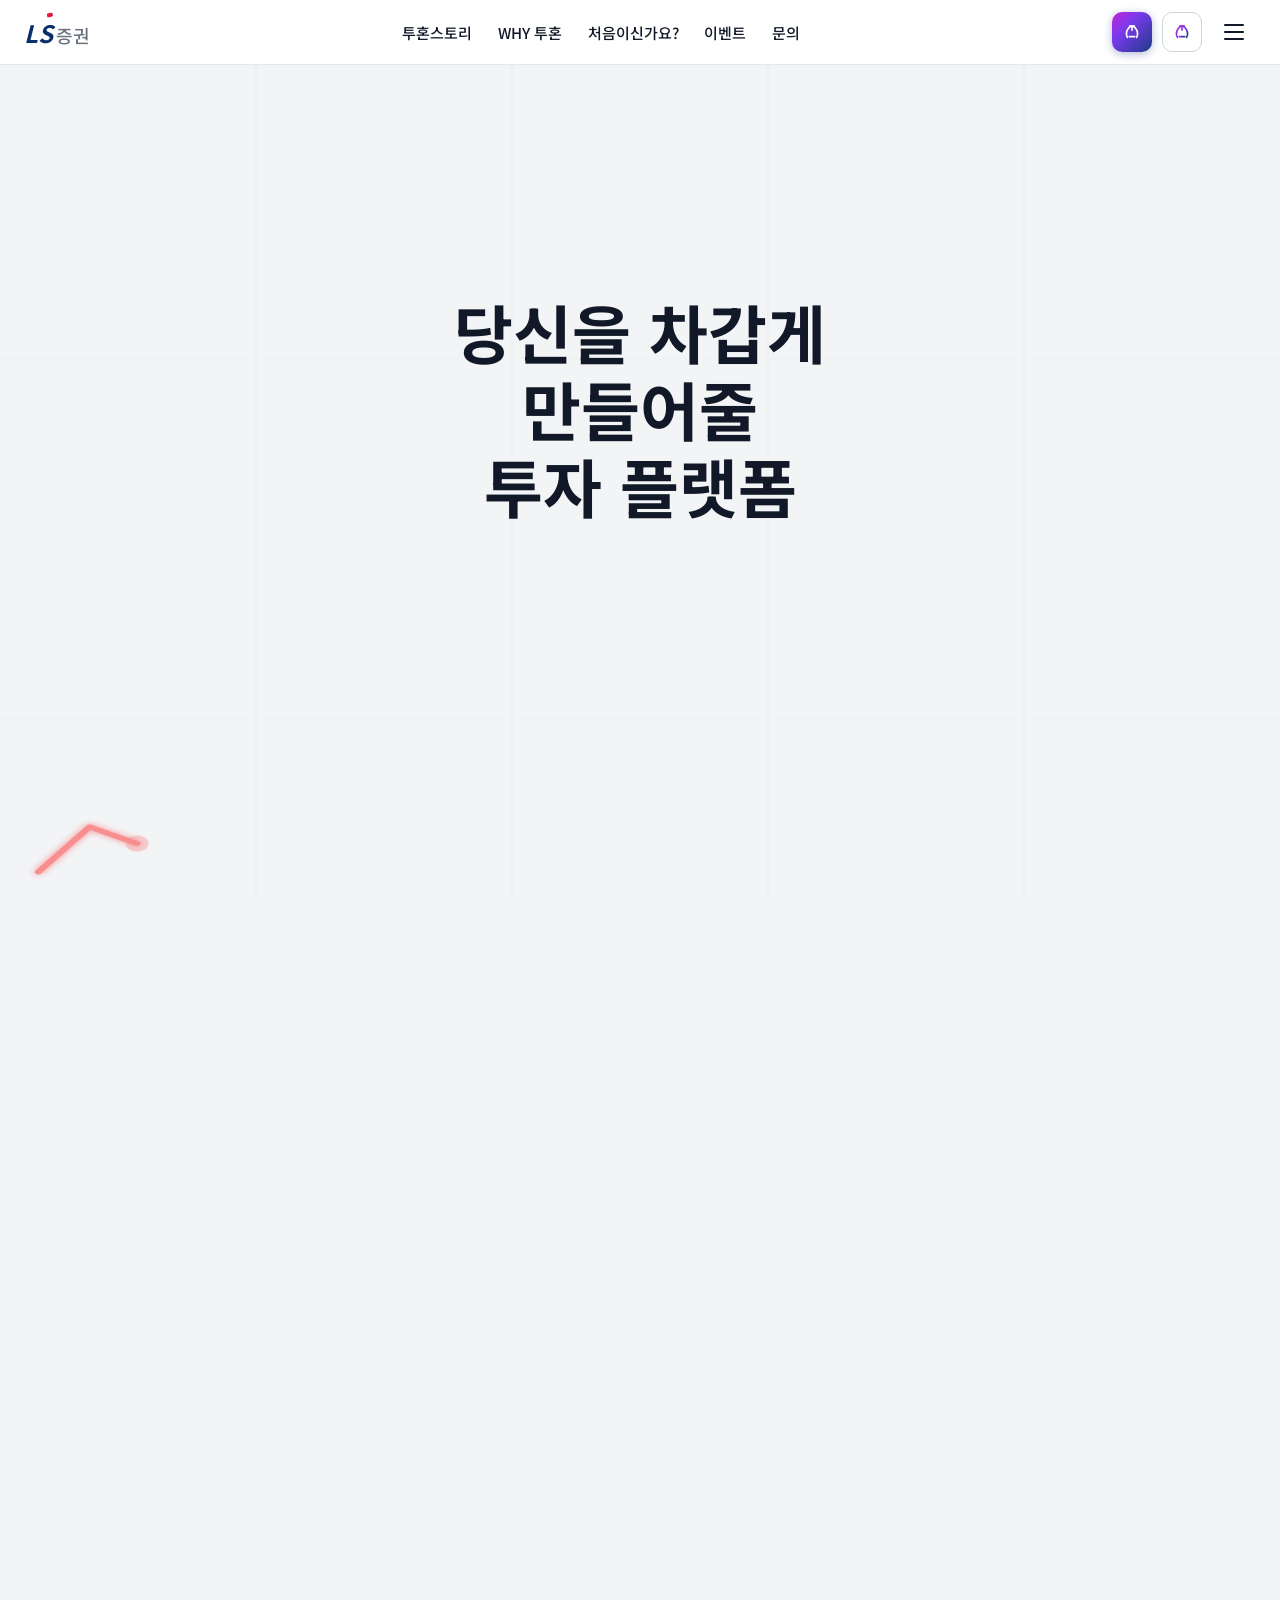
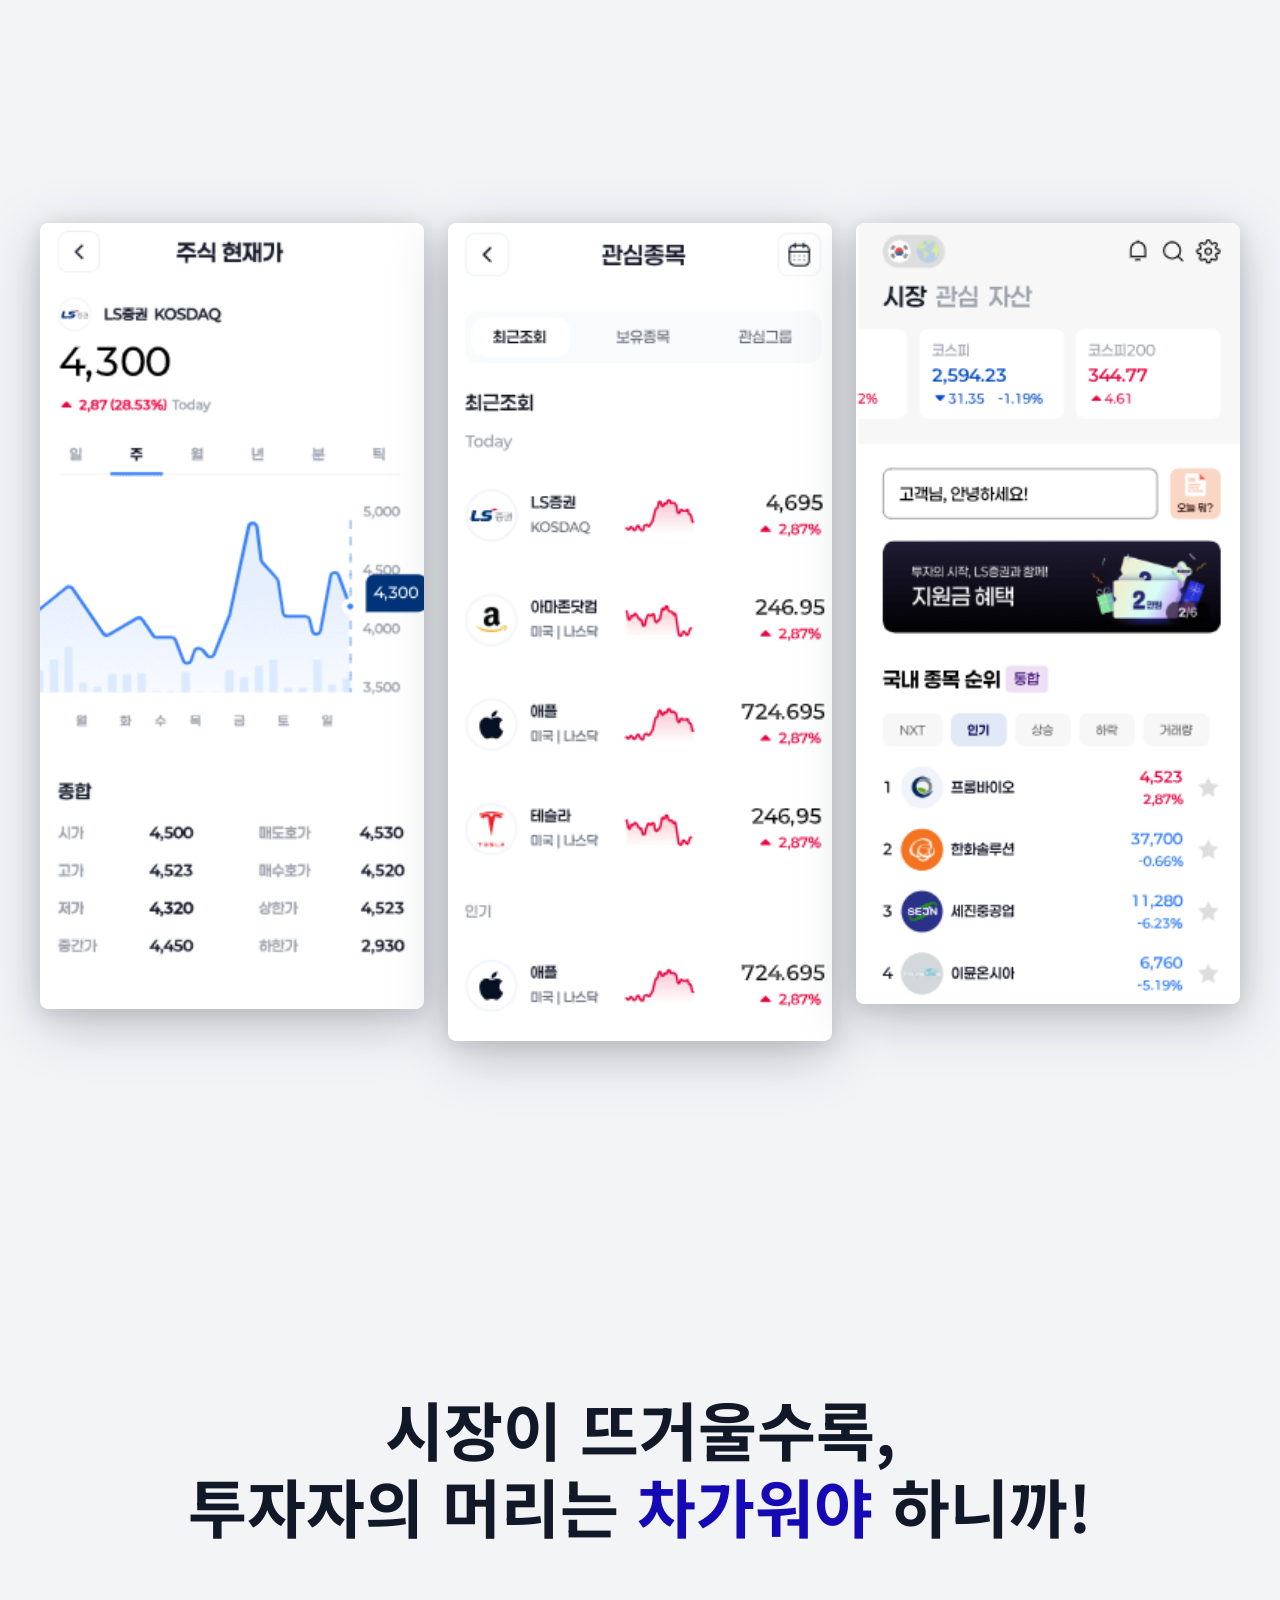
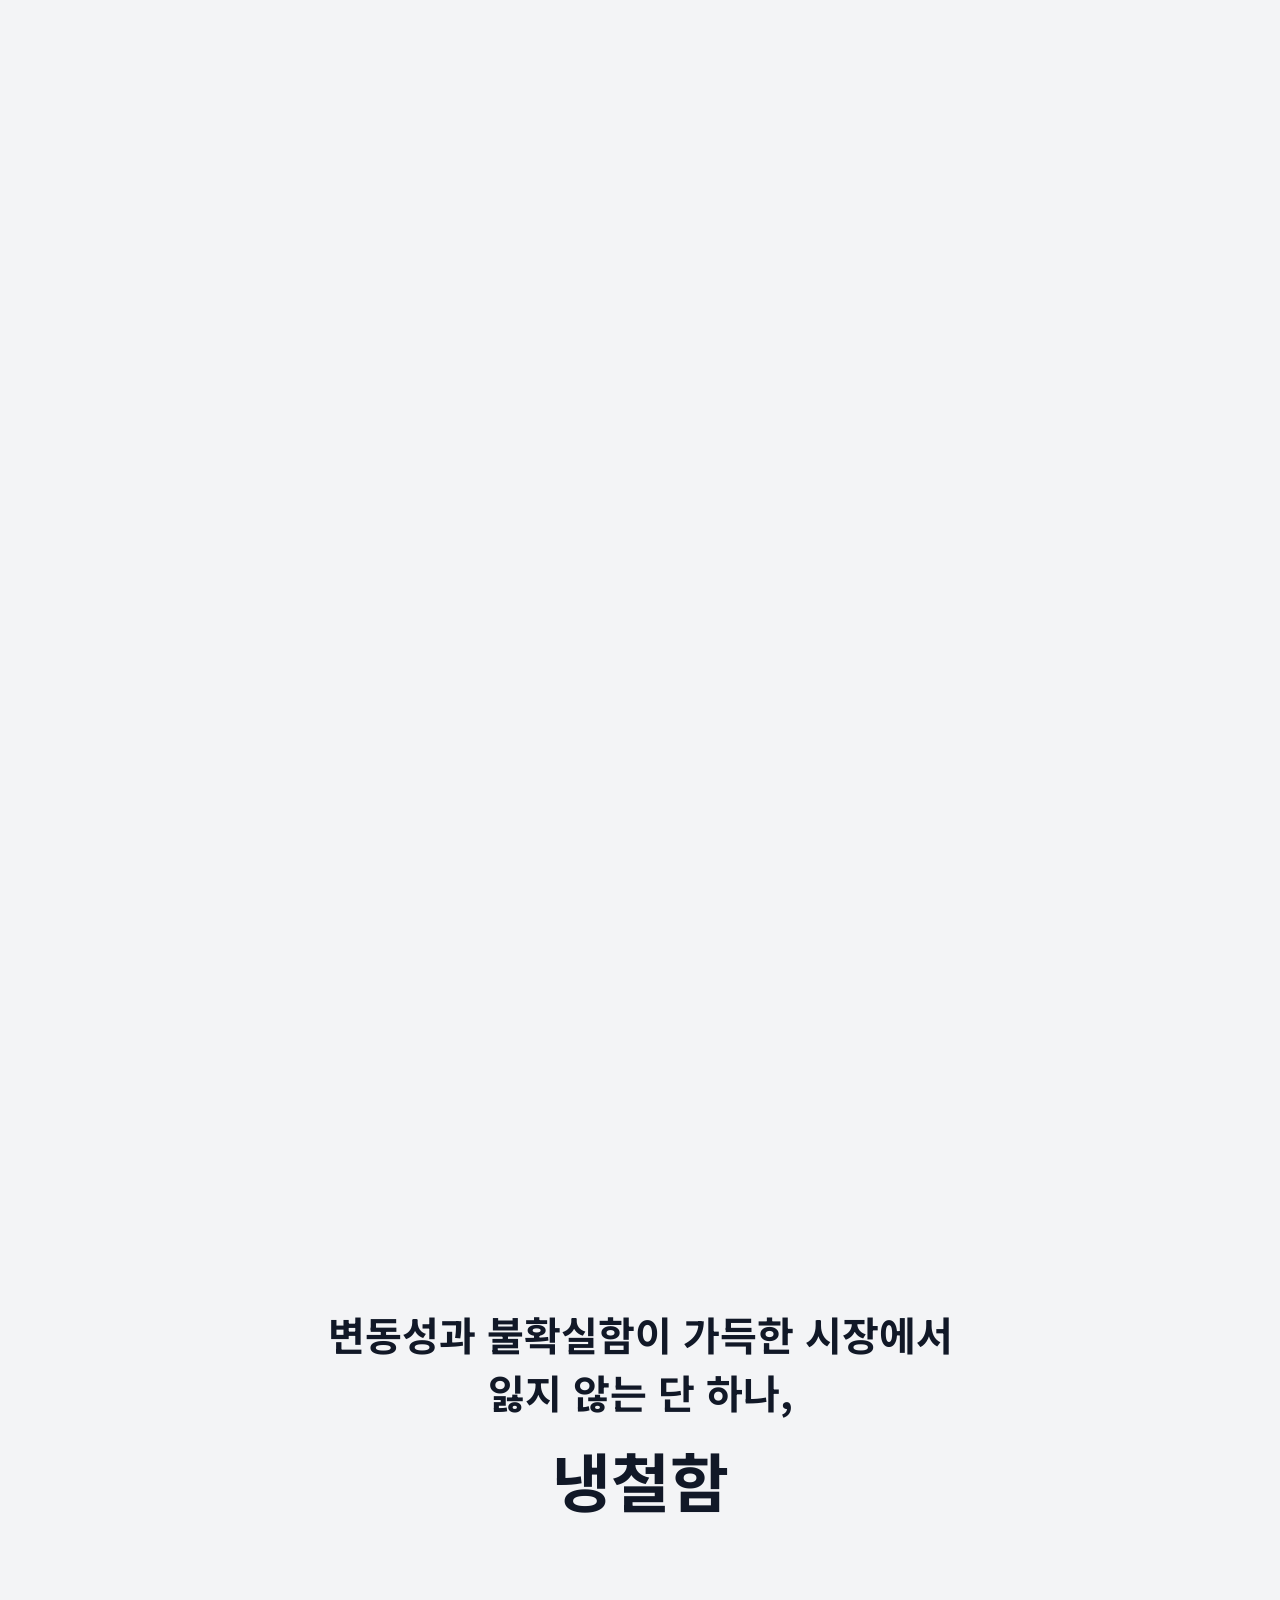
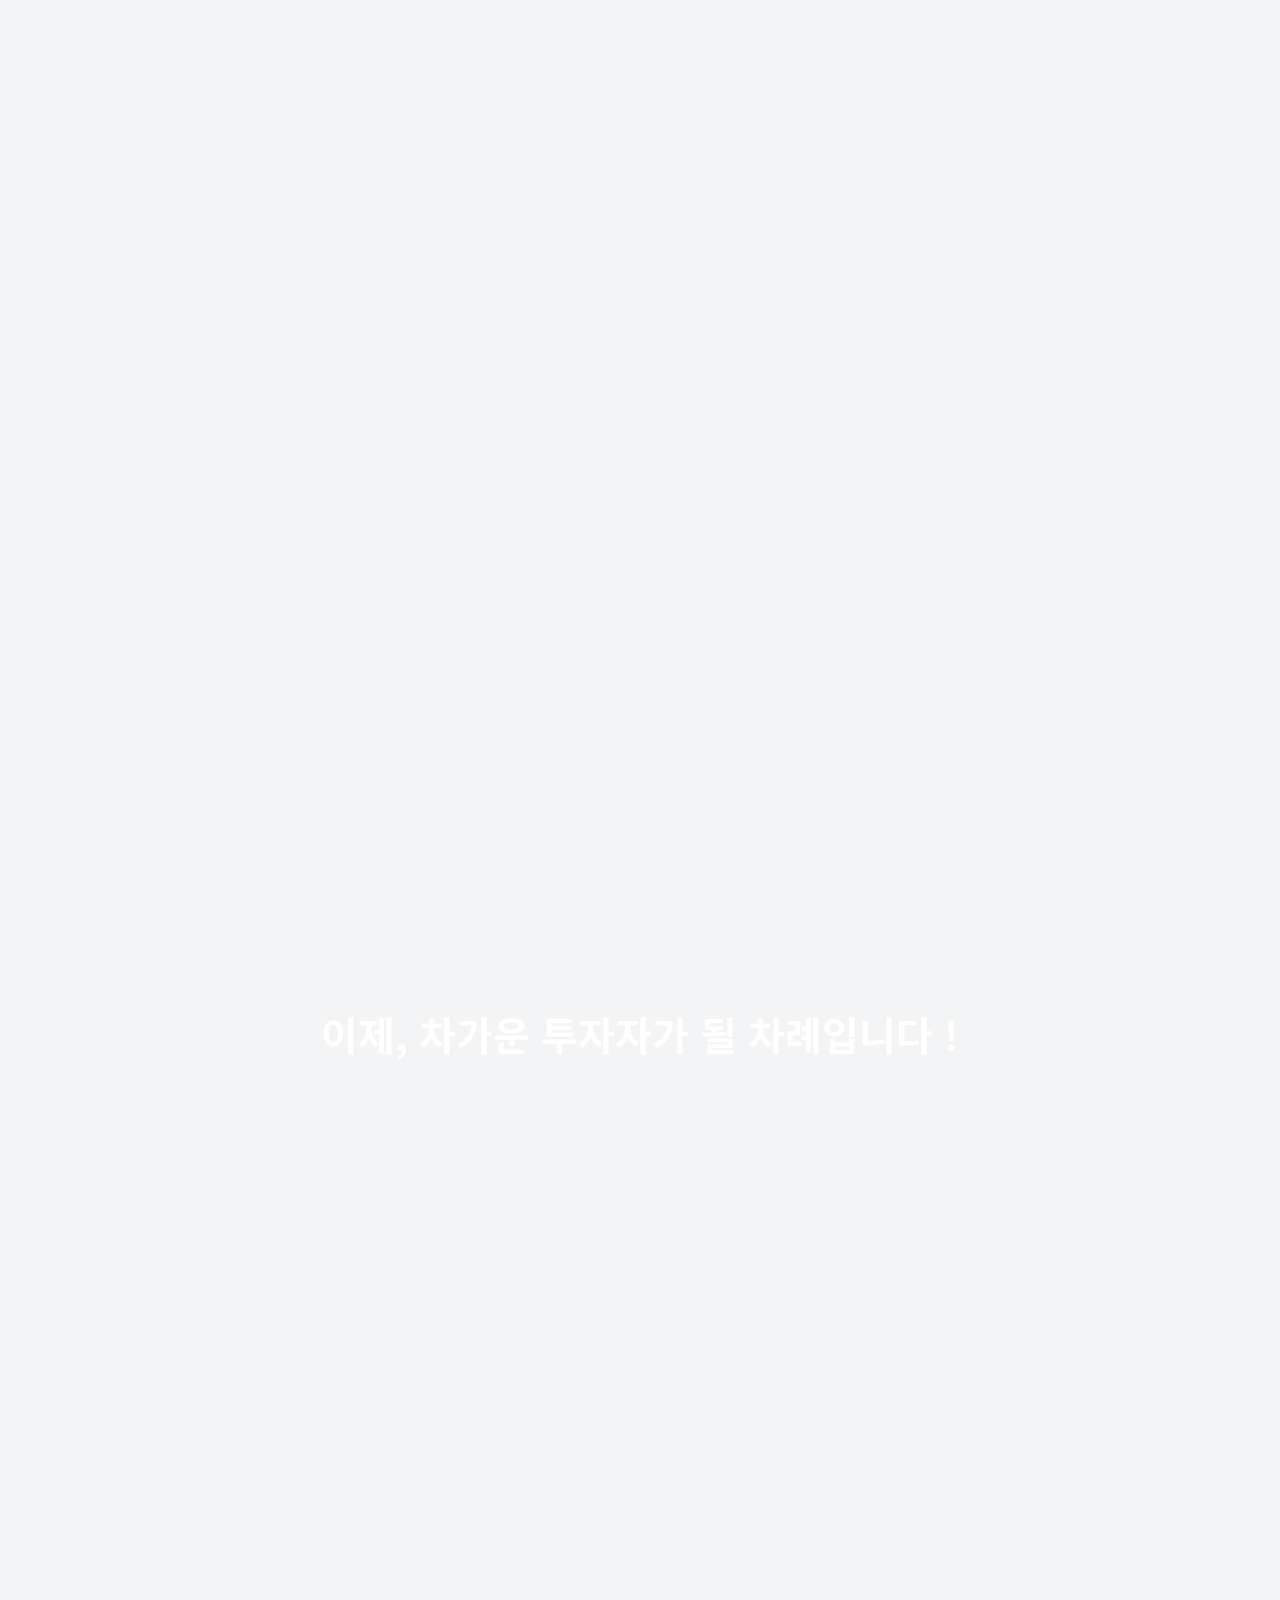
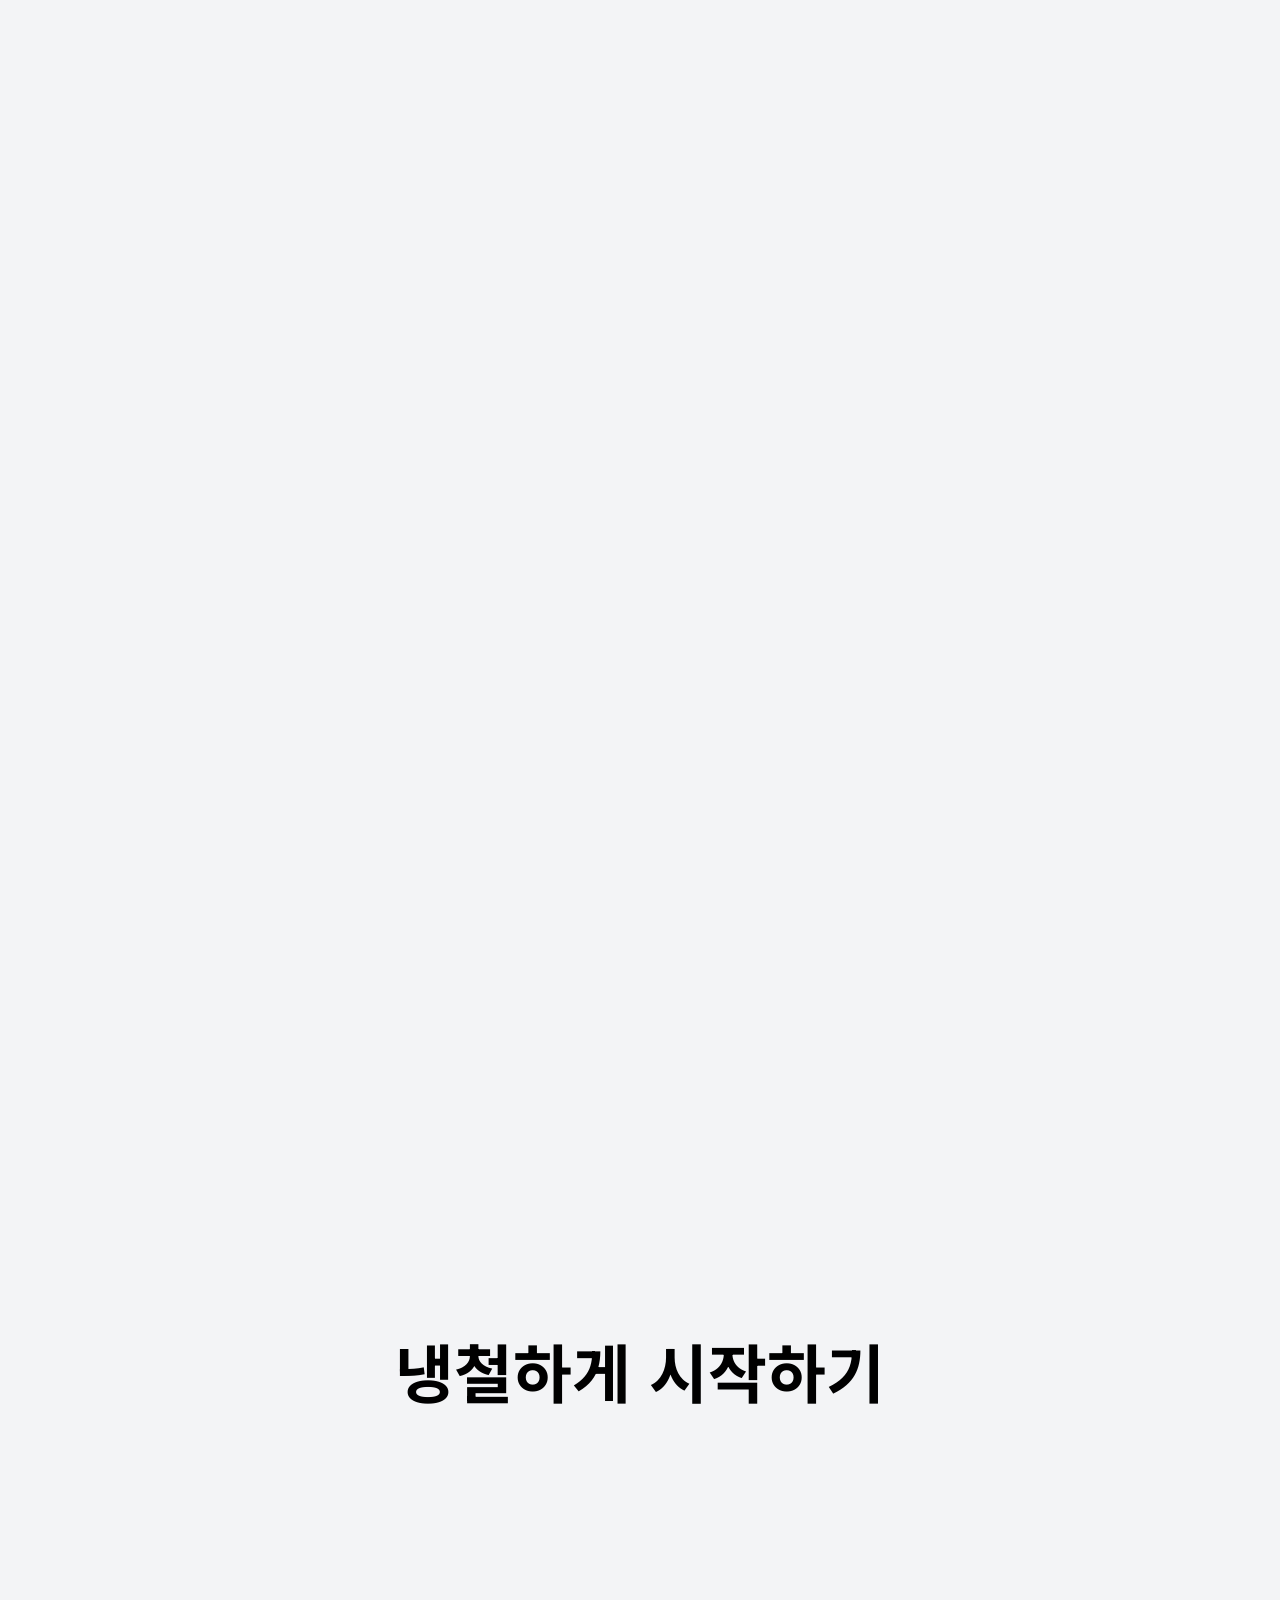
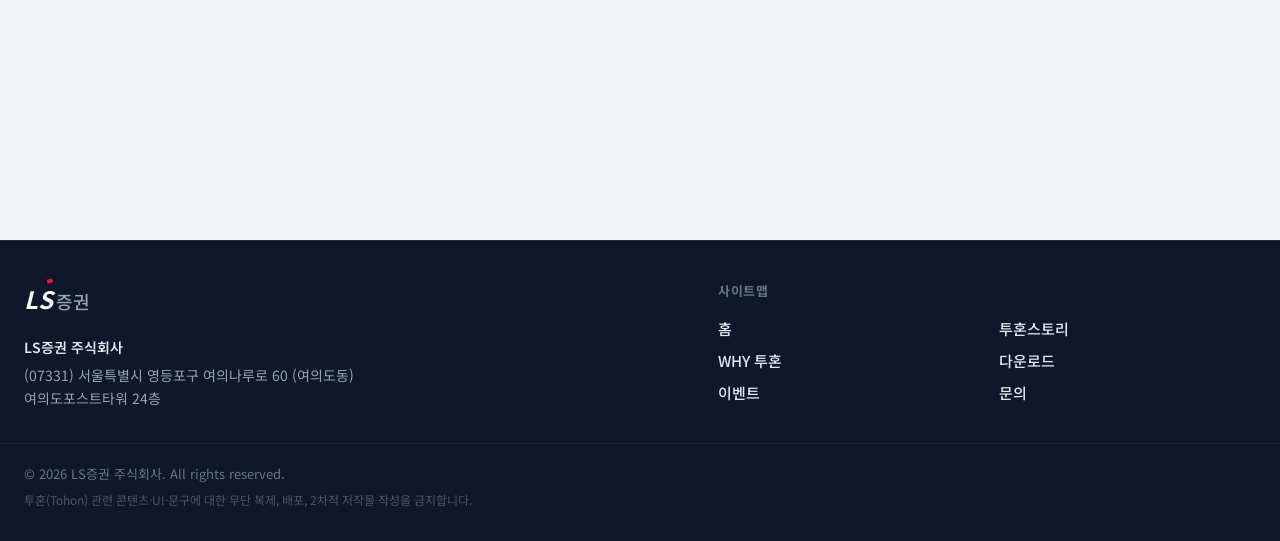
<file: index.html>
<!DOCTYPE html>
<html lang="ko">
<head>
    <meta charset="UTF-8">
    <meta name="viewport" content="width=device-width, initial-scale=1.0">
    <title>LS증권 스타일 헤더</title>
    <link rel="preconnect" href="https://fonts.googleapis.com">
    <link rel="preconnect" href="https://fonts.gstatic.com" crossorigin>
    <link href="https://fonts.googleapis.com/css2?family=Noto+Sans+KR:wght@400;500;700&display=swap" rel="stylesheet">
    <link rel="stylesheet" href="css/styles.css">
    <link rel="stylesheet" href="css/aos.css">
</head>
<body>
    <div class="scroll-chart-bg" aria-hidden="true">
        <svg class="scroll-chart-svg" viewBox="0 0 100 100" preserveAspectRatio="none" width="100%" height="100%">
            <defs>
                <filter id="chartGlow" x="-20%" y="-20%" width="140%" height="140%">
                    <feGaussianBlur in="SourceGraphic" stdDeviation="0.35" result="blur"/>
                    <feMerge>
                        <feMergeNode in="blur"/>
                        <feMergeNode in="SourceGraphic"/>
                    </feMerge>
                </filter>
            </defs>
            <g class="scroll-chart-grid" opacity="0.12" stroke="#64748b" stroke-width="0.08">
                <line x1="0" y1="20" x2="100" y2="20"/>
                <line x1="0" y1="40" x2="100" y2="40"/>
                <line x1="0" y1="60" x2="100" y2="60"/>
                <line x1="0" y1="80" x2="100" y2="80"/>
                <line x1="20" y1="0" x2="20" y2="100"/>
                <line x1="40" y1="0" x2="40" y2="100"/>
                <line x1="60" y1="0" x2="60" y2="100"/>
                <line x1="80" y1="0" x2="80" y2="100"/>
            </g>
            <path
                id="chartTrendPath"
                class="scroll-chart-path"
                fill="none"
                stroke="#FF0000"
                stroke-width="0.55"
                stroke-linecap="round"
                stroke-linejoin="round"
                filter="url(#chartGlow)"
                d="M 3 97 L 7 92 L 11 94 L 15 88 L 19 91 L 23 84 L 27 87 L 31 79 L 35 83 L 39 75 L 43 79 L 47 71 L 51 75 L 55 66 L 59 71 L 63 62 L 67 67 L 71 58 L 75 63 L 79 54 L 83 59 L 87 50 L 90 55 L 93 47 L 95 42 L 97 35 L 98 28 L 99 20 L 99.5 12 L 99.8 6"
            />
            <circle id="chartHeadDot" class="scroll-chart-head" r="0.9" fill="#FF0000" opacity="0"/>
        </svg>
    </div>
    <header class="site-header">
        <div class="header-inner">
            <a href="index.html" class="logo" aria-label="LS증권 홈">
                <span class="logo-ls">
                    L<span class="logo-s-wrap">S<span class="logo-s-accent" aria-hidden="true"></span></span>
                </span>
                <span class="logo-sub">증권</span>
            </a>

            <nav class="main-nav" aria-label="주요 메뉴">
                <ul>
                    <li><a href="story.html">투혼스토리</a></li>
                    <li><a href="why.html">WHY 투혼</a></li>
                    <li><a href="download.html">처음이신가요?</a></li>
                    <li><a href="events.html">이벤트</a></li>
                    <li><a href="contact.html">문의</a></li>
                </ul>
            </nav>

            <div class="header-actions">
                <button type="button" class="icon-btn icon-btn--filled" aria-label="앱 바로가기">
                    <svg class="horn-icon" viewBox="0 0 24 24" fill="none" stroke="currentColor" stroke-width="1.8" stroke-linecap="round" stroke-linejoin="round" aria-hidden="true">
                        <path d="M7 18c-2-4-1-8 2-11 1.5-1.5 3.5-2 5.5-1.5M17 18c2-4 1-8-2-11-1.5-1.5-3.5-2-5.5-1.5"/>
                        <path d="M9 17h6M12 6v4"/>
                    </svg>
                </button>
                <button type="button" class="icon-btn icon-btn--outline" aria-label="서비스 메뉴">
                    <svg class="horn-icon" viewBox="0 0 24 24" fill="none" aria-hidden="true">
                        <defs>
                            <linearGradient id="hornGradientOutline" x1="0%" y1="0%" x2="100%" y2="100%">
                                <stop offset="0%" stop-color="#c026d3"/>
                                <stop offset="50%" stop-color="#7c3aed"/>
                                <stop offset="100%" stop-color="#1e3a8a"/>
                            </linearGradient>
                        </defs>
                        <g stroke="url(#hornGradientOutline)" stroke-width="1.8" stroke-linecap="round" stroke-linejoin="round">
                            <path d="M7 18c-2-4-1-8 2-11 1.5-1.5 3.5-2 5.5-1.5M17 18c2-4 1-8-2-11-1.5-1.5-3.5-2-5.5-1.5"/>
                            <path d="M9 17h6M12 6v4"/>
                        </g>
                    </svg>
                </button>
                <button type="button" class="icon-btn icon-btn--menu" aria-label="전체 메뉴 열기">
                    <span></span><span></span><span></span>
                </button>
            </div>
        </div>
    </header>

    
    <main class="site-main">
        <div class="hero-pin-scene">
            <div class="hero-pin-sticky">
                <h1 class="hero-headline hero-headline--pin">
                    당신을 차갑게<br>
                    만들어줄<br>
                    투자 플랫폼
                </h1>
            </div>
        </div>
        <div>
            <div class="main-gallery">
                <img src="img/img01.png" width="256" height="524" alt="갤러리 이미지 1">
                <img src="img/img02.png" width="246" height="524" alt="갤러리 이미지 2">
                <img src="img/img03.png" width="259" height="527" alt="갤러리 이미지 3">
            </div>
        </div>
        <div class="stack-section">
            <p class="hero-headline">
                시장이 뜨거울수록,<br>
                <b>투자자의 머리는 <span style="color: #1509b6;">차가워야</span> 하니까!</b>
            </p>
        </div>
        <div class="stack-section stack-section--scroll-reveal" id="revealColdnessSection">
            <p class="coldness-lead" style="margin-top: 100vh;">변동성과 불확실함이 가득한 시장에서<br>잃지 않는 단 하나,</p>
            <h1 class="coldness-title" style="margin-bottom: 20vh;">냉철함</h1>
            
            <p style="color : #fff; margin: 100vh 0; font-size: 2.5rem; font-weight: 700;">이제, 차가운 투자자가 될 차례입니다 !</p>
        </div>
        <div class="invest-cta">
            <div class="invest-cta__item" data-aos="zoom-in" data-aos-duration="700" data-aos-delay="0" data-aos-once="false">
                <p class="invest-cta__line">당신의 투자는 지금부터 시작됩니다.</p>
            </div>
            <div class="invest-cta__item" data-aos="zoom-in" data-aos-duration="700" data-aos-delay="120" data-aos-once="false">
                <p class="invest-cta__line">냉철한 판단으로 시장의 혼란 속에서도</p>
            </div>
            <div class="invest-cta__item" data-aos="zoom-in" data-aos-duration="700" data-aos-delay="240" data-aos-once="false">
                <p class="invest-cta__line">안정적인 수익을 창출하세요.</p>
            </div>
        </div>

        <div>
            <h1 style="font-size: 4rem; font-weight: 700; padding: 20vh 0;">냉철하게 시작하기</h1>
        </div>


    </main>
    <footer class="site-footer">
        <div class="footer-inner">
            <div class="footer-brand">
                <a href="index.html" class="logo logo--footer" aria-label="LS증권 홈">
                    <span class="logo-ls">
                        L<span class="logo-s-wrap">S<span class="logo-s-accent" aria-hidden="true"></span></span>
                    </span>
                    <span class="logo-sub">증권</span>
                </a>
                <address class="footer-address">
                    <strong>LS증권 주식회사</strong>
                    (07331) 서울특별시 영등포구 여의나루로 60 (여의도동)<br>
                    여의도포스트타워 24층
                </address>
            </div>
            <nav class="footer-sitemap" aria-label="사이트맵">
                <h2 class="footer-heading">사이트맵</h2>
                <ul>
                    <li><a href="index.html">홈</a></li>
                    <li><a href="story.html">투혼스토리</a></li>
                    <li><a href="why.html">WHY 투혼</a></li>
                    <li><a href="download.html">다운로드</a></li>
                    <li><a href="events.html">이벤트</a></li>
                    <li><a href="contact.html">문의</a></li>
                </ul>
            </nav>
        </div>
        <div class="footer-bottom">
            <p class="footer-copy">
                © 2026 LS증권 주식회사. All rights reserved.
                <small>투혼(Tohon) 관련 콘텐츠·UI·문구에 대한 무단 복제, 배포, 2차적 저작물 작성을 금지합니다.</small>
            </p>
        </div>
    </footer>
    <button type="button" class="scroll-top-btn" id="scrollTopBtn" aria-label="페이지 맨 위로 이동" title="맨 위로">
        <svg class="scroll-top-btn__icon" width="22" height="22" viewBox="0 0 24 24" fill="none" stroke="currentColor" stroke-width="2.2" stroke-linecap="round" stroke-linejoin="round" aria-hidden="true">
            <path d="M12 19V5M5 12l7-7 7 7"/>
        </svg>
    </button>
    <script src="js/vendor/aos.js" defer></script>
    <script src="js/main.js" defer></script>
</body>
</html>
</file>
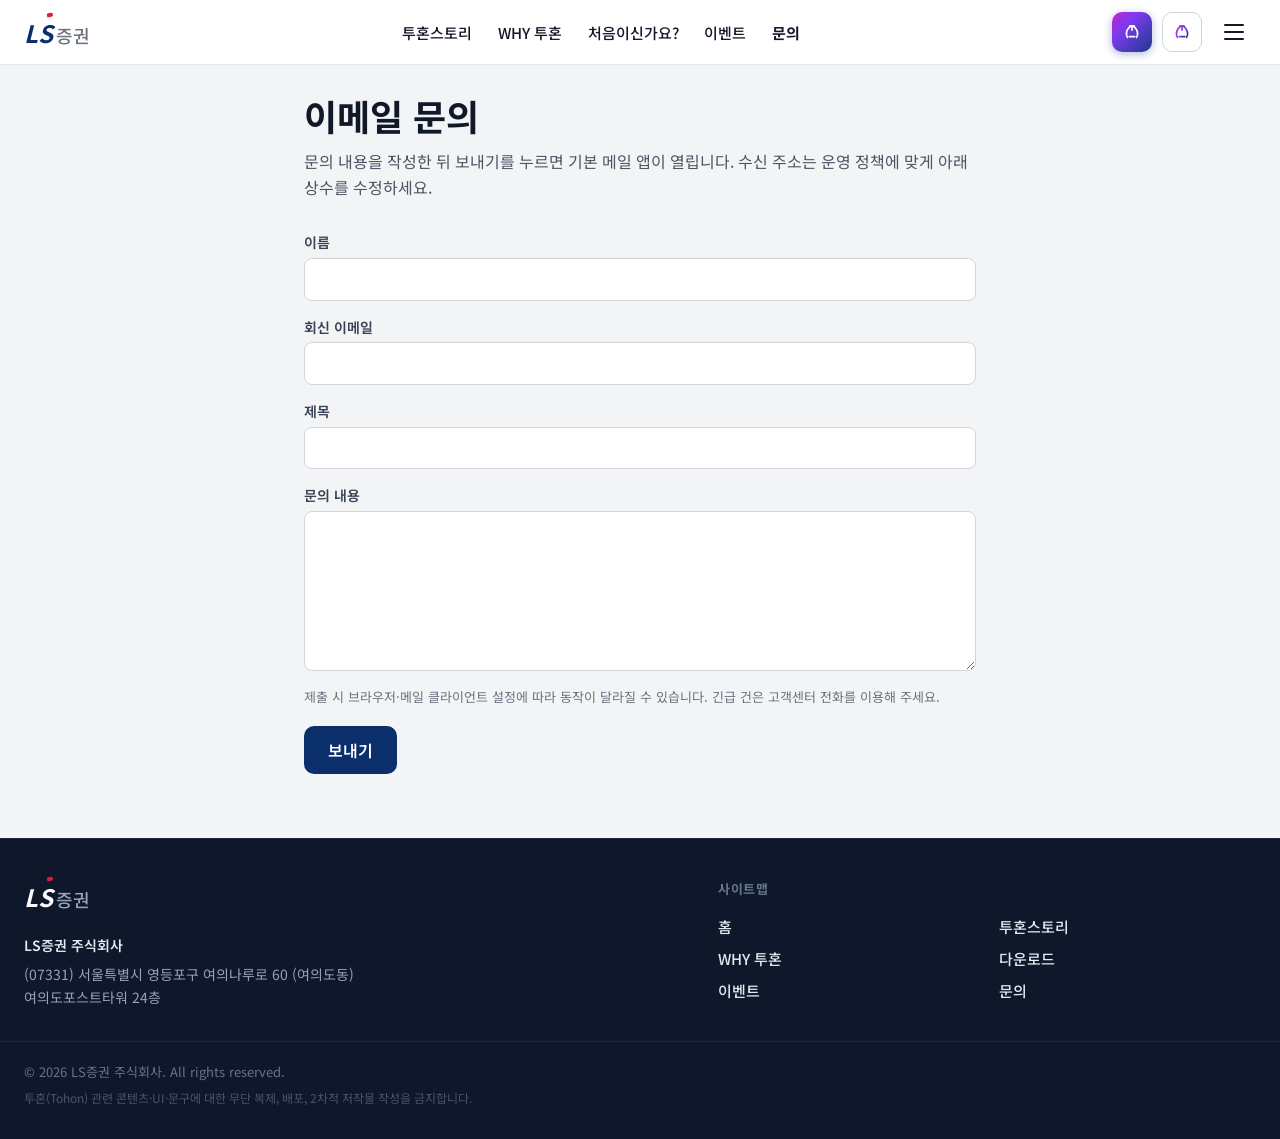
<file: contact.html>
<!DOCTYPE html>
<html lang="ko">
<head>
    <meta charset="UTF-8">
    <meta name="viewport" content="width=device-width, initial-scale=1.0">
    <title>문의 — 이메일 문의</title>
    <link rel="preconnect" href="https://fonts.googleapis.com">
    <link rel="preconnect" href="https://fonts.gstatic.com" crossorigin>
    <link href="https://fonts.googleapis.com/css2?family=Noto+Sans+KR:wght@400;500;700&display=swap" rel="stylesheet">
    <link rel="stylesheet" href="css/styles.css">
</head>
<body>
    <header class="site-header">
        <div class="header-inner">
            <a href="index.html" class="logo" aria-label="LS증권 홈">
                <span class="logo-ls">
                    L<span class="logo-s-wrap">S<span class="logo-s-accent" aria-hidden="true"></span></span>
                </span>
                <span class="logo-sub">증권</span>
            </a>

            <nav class="main-nav" aria-label="주요 메뉴">
                <ul>
                    <li><a href="story.html">투혼스토리</a></li>
                    <li><a href="why.html">WHY 투혼</a></li>
                    <li><a href="download.html">처음이신가요?</a></li>
                    <li><a href="events.html">이벤트</a></li>
                    <li><a href="contact.html" class="is-active">문의</a></li>
                </ul>
            </nav>

            <div class="header-actions">
                <button type="button" class="icon-btn icon-btn--filled" aria-label="앱 바로가기">
                    <svg class="horn-icon" viewBox="0 0 24 24" fill="none" stroke="currentColor" stroke-width="1.8" stroke-linecap="round" stroke-linejoin="round" aria-hidden="true">
                        <path d="M7 18c-2-4-1-8 2-11 1.5-1.5 3.5-2 5.5-1.5M17 18c2-4 1-8-2-11-1.5-1.5-3.5-2-5.5-1.5"/>
                        <path d="M9 17h6M12 6v4"/>
                    </svg>
                </button>
                <button type="button" class="icon-btn icon-btn--outline" aria-label="서비스 메뉴">
                    <svg class="horn-icon" viewBox="0 0 24 24" fill="none" aria-hidden="true">
                        <defs>
                            <linearGradient id="hornGradientOutlineCt" x1="0%" y1="0%" x2="100%" y2="100%">
                                <stop offset="0%" stop-color="#c026d3"/>
                                <stop offset="50%" stop-color="#7c3aed"/>
                                <stop offset="100%" stop-color="#1e3a8a"/>
                            </linearGradient>
                        </defs>
                        <g stroke="url(#hornGradientOutlineCt)" stroke-width="1.8" stroke-linecap="round" stroke-linejoin="round">
                            <path d="M7 18c-2-4-1-8 2-11 1.5-1.5 3.5-2 5.5-1.5M17 18c2-4 1-8-2-11-1.5-1.5-3.5-2-5.5-1.5"/>
                            <path d="M9 17h6M12 6v4"/>
                        </g>
                    </svg>
                </button>
                <button type="button" class="icon-btn icon-btn--menu" aria-label="전체 메뉴 열기">
                    <span></span><span></span><span></span>
                </button>
            </div>
        </div>
    </header>

    <main class="site-main site-main--sub">
        <h1 class="page-title">이메일 문의</h1>
        <p class="page-lead">문의 내용을 작성한 뒤 보내기를 누르면 기본 메일 앱이 열립니다. 수신 주소는 운영 정책에 맞게 아래 상수를 수정하세요.</p>

        <form class="contact-form" id="contactForm" novalidate>
            <label>
                이름
                <input type="text" name="name" id="contactName" autocomplete="name" required maxlength="80">
            </label>
            <label>
                회신 이메일
                <input type="email" name="email" id="contactEmail" autocomplete="email" required maxlength="120">
            </label>
            <label>
                제목
                <input type="text" name="subject" id="contactSubject" required maxlength="200">
            </label>
            <label>
                문의 내용
                <textarea name="body" id="contactBody" required maxlength="4000"></textarea>
            </label>
            <p class="contact-form__hint">제출 시 브라우저·메일 클라이언트 설정에 따라 동작이 달라질 수 있습니다. 긴급 건은 고객센터 전화를 이용해 주세요.</p>
            <button type="submit" class="btn-primary">보내기</button>
        </form>
    </main>
    <footer class="site-footer">
        <div class="footer-inner">
            <div class="footer-brand">
                <a href="index.html" class="logo logo--footer" aria-label="LS증권 홈">
                    <span class="logo-ls">
                        L<span class="logo-s-wrap">S<span class="logo-s-accent" aria-hidden="true"></span></span>
                    </span>
                    <span class="logo-sub">증권</span>
                </a>
                <address class="footer-address">
                    <strong>LS증권 주식회사</strong>
                    (07331) 서울특별시 영등포구 여의나루로 60 (여의도동)<br>
                    여의도포스트타워 24층
                </address>
            </div>
            <nav class="footer-sitemap" aria-label="사이트맵">
                <h2 class="footer-heading">사이트맵</h2>
                <ul>
                    <li><a href="index.html">홈</a></li>
                    <li><a href="story.html">투혼스토리</a></li>
                    <li><a href="why.html">WHY 투혼</a></li>
                    <li><a href="download.html">다운로드</a></li>
                    <li><a href="events.html">이벤트</a></li>
                    <li><a href="contact.html">문의</a></li>
                </ul>
            </nav>
        </div>
        <div class="footer-bottom">
            <p class="footer-copy">
                © 2026 LS증권 주식회사. All rights reserved.
                <small>투혼(Tohon) 관련 콘텐츠·UI·문구에 대한 무단 복제, 배포, 2차적 저작물 작성을 금지합니다.</small>
            </p>
        </div>
    </footer>
    <button type="button" class="scroll-top-btn" id="scrollTopBtn" aria-label="페이지 맨 위로 이동" title="맨 위로">
        <svg class="scroll-top-btn__icon" width="22" height="22" viewBox="0 0 24 24" fill="none" stroke="currentColor" stroke-width="2.2" stroke-linecap="round" stroke-linejoin="round" aria-hidden="true">
            <path d="M12 19V5M5 12l7-7 7 7"/>
        </svg>
    </button>
    <script src="js/main.js" defer></script>
    <script>
    (function () {
        var TO_ADDRESS = 'inquiry@example.com';
        var form = document.getElementById('contactForm');
        if (!form) return;
        form.addEventListener('submit', function (e) {
            e.preventDefault();
            var name = document.getElementById('contactName').value.trim();
            var email = document.getElementById('contactEmail').value.trim();
            var subject = document.getElementById('contactSubject').value.trim();
            var body = document.getElementById('contactBody').value.trim();
            if (!name || !email || !subject || !body) {
                window.alert('필수 항목을 모두 입력해 주세요.');
                return;
            }
            var mailSubject = '[투혼 문의] ' + subject;
            var mailBody =
                '이름: ' + name + '\n' +
                '회신 이메일: ' + email + '\n\n' +
                '--- 문의 내용 ---\n' +
                body;
            var href =
                'mailto:' + encodeURIComponent(TO_ADDRESS) +
                '?subject=' + encodeURIComponent(mailSubject) +
                '&body=' + encodeURIComponent(mailBody);
            window.location.href = href;
        });
    })();
    </script>
</body>
</html>
</file>
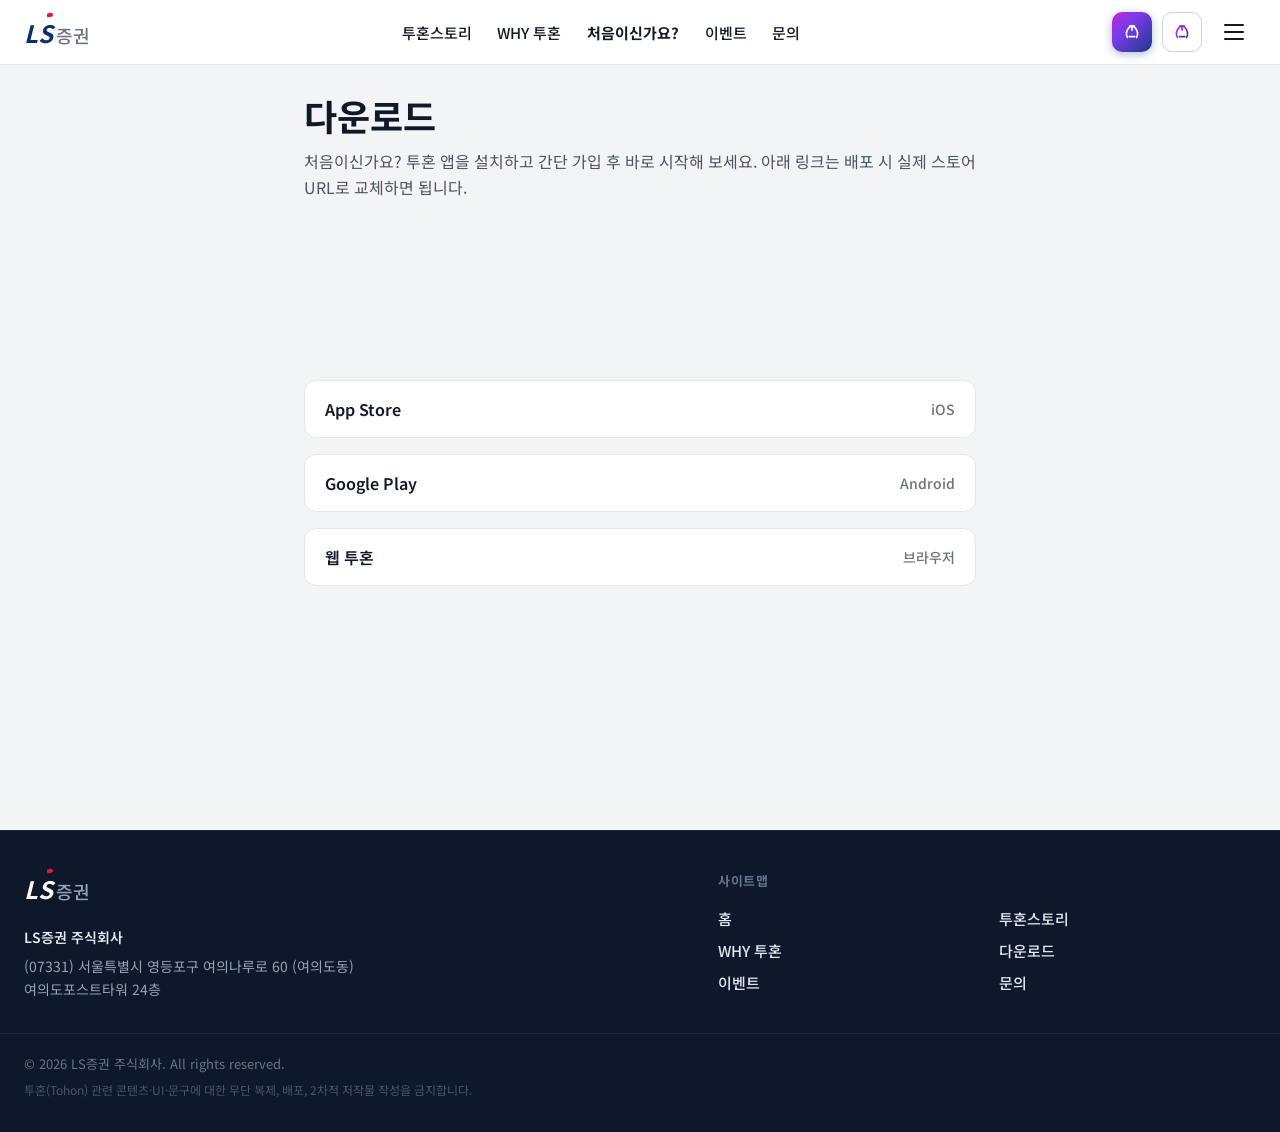
<file: download.html>
<!DOCTYPE html>
<html lang="ko">
<head>
    <meta charset="UTF-8">
    <meta name="viewport" content="width=device-width, initial-scale=1.0">
    <title>처음이신가요? — 다운로드</title>
    <link rel="preconnect" href="https://fonts.googleapis.com">
    <link rel="preconnect" href="https://fonts.gstatic.com" crossorigin>
    <link href="https://fonts.googleapis.com/css2?family=Noto+Sans+KR:wght@400;500;700&display=swap" rel="stylesheet">
    <link rel="stylesheet" href="css/styles.css">
</head>
<body>
    <header class="site-header">
        <div class="header-inner">
            <a href="index.html" class="logo" aria-label="LS증권 홈">
                <span class="logo-ls">
                    L<span class="logo-s-wrap">S<span class="logo-s-accent" aria-hidden="true"></span></span>
                </span>
                <span class="logo-sub">증권</span>
            </a>

            <nav class="main-nav" aria-label="주요 메뉴">
                <ul>
                    <li><a href="story.html">투혼스토리</a></li>
                    <li><a href="why.html">WHY 투혼</a></li>
                    <li><a href="download.html" class="is-active">처음이신가요?</a></li>
                    <li><a href="events.html">이벤트</a></li>
                    <li><a href="contact.html">문의</a></li>
                </ul>
            </nav>

            <div class="header-actions">
                <button type="button" class="icon-btn icon-btn--filled" aria-label="앱 바로가기">
                    <svg class="horn-icon" viewBox="0 0 24 24" fill="none" stroke="currentColor" stroke-width="1.8" stroke-linecap="round" stroke-linejoin="round" aria-hidden="true">
                        <path d="M7 18c-2-4-1-8 2-11 1.5-1.5 3.5-2 5.5-1.5M17 18c2-4 1-8-2-11-1.5-1.5-3.5-2-5.5-1.5"/>
                        <path d="M9 17h6M12 6v4"/>
                    </svg>
                </button>
                <button type="button" class="icon-btn icon-btn--outline" aria-label="서비스 메뉴">
                    <svg class="horn-icon" viewBox="0 0 24 24" fill="none" aria-hidden="true">
                        <defs>
                            <linearGradient id="hornGradientOutlineDl" x1="0%" y1="0%" x2="100%" y2="100%">
                                <stop offset="0%" stop-color="#c026d3"/>
                                <stop offset="50%" stop-color="#7c3aed"/>
                                <stop offset="100%" stop-color="#1e3a8a"/>
                            </linearGradient>
                        </defs>
                        <g stroke="url(#hornGradientOutlineDl)" stroke-width="1.8" stroke-linecap="round" stroke-linejoin="round">
                            <path d="M7 18c-2-4-1-8 2-11 1.5-1.5 3.5-2 5.5-1.5M17 18c2-4 1-8-2-11-1.5-1.5-3.5-2-5.5-1.5"/>
                            <path d="M9 17h6M12 6v4"/>
                        </g>
                    </svg>
                </button>
                <button type="button" class="icon-btn icon-btn--menu" aria-label="전체 메뉴 열기">
                    <span></span><span></span><span></span>
                </button>
            </div>
        </div>
    </header>

    <main class="site-main site-main--sub">
        <h1 class="page-title">다운로드</h1>
        <p class="page-lead">처음이신가요? 투혼 앱을 설치하고 간단 가입 후 바로 시작해 보세요. 아래 링크는 배포 시 실제 스토어 URL로 교체하면 됩니다.</p>
        <div class="download-cards">
            <a class="download-card" href="#" aria-label="App Store에서 다운로드 (준비 중)">
                App Store
                <span>iOS</span>
            </a>
            <a class="download-card" href="#" aria-label="Google Play에서 다운로드 (준비 중)">
                Google Play
                <span>Android</span>
            </a>
            <a class="download-card" href="#" aria-label="웹 버전 바로가기 (준비 중)">
                웹 투혼
                <span>브라우저</span>
            </a>
        </div>
    </main>
    <footer class="site-footer">
        <div class="footer-inner">
            <div class="footer-brand">
                <a href="index.html" class="logo logo--footer" aria-label="LS증권 홈">
                    <span class="logo-ls">
                        L<span class="logo-s-wrap">S<span class="logo-s-accent" aria-hidden="true"></span></span>
                    </span>
                    <span class="logo-sub">증권</span>
                </a>
                <address class="footer-address">
                    <strong>LS증권 주식회사</strong>
                    (07331) 서울특별시 영등포구 여의나루로 60 (여의도동)<br>
                    여의도포스트타워 24층
                </address>
            </div>
            <nav class="footer-sitemap" aria-label="사이트맵">
                <h2 class="footer-heading">사이트맵</h2>
                <ul>
                    <li><a href="index.html">홈</a></li>
                    <li><a href="story.html">투혼스토리</a></li>
                    <li><a href="why.html">WHY 투혼</a></li>
                    <li><a href="download.html">다운로드</a></li>
                    <li><a href="events.html">이벤트</a></li>
                    <li><a href="contact.html">문의</a></li>
                </ul>
            </nav>
        </div>
        <div class="footer-bottom">
            <p class="footer-copy">
                © 2026 LS증권 주식회사. All rights reserved.
                <small>투혼(Tohon) 관련 콘텐츠·UI·문구에 대한 무단 복제, 배포, 2차적 저작물 작성을 금지합니다.</small>
            </p>
        </div>
    </footer>
    <button type="button" class="scroll-top-btn" id="scrollTopBtn" aria-label="페이지 맨 위로 이동" title="맨 위로">
        <svg class="scroll-top-btn__icon" width="22" height="22" viewBox="0 0 24 24" fill="none" stroke="currentColor" stroke-width="2.2" stroke-linecap="round" stroke-linejoin="round" aria-hidden="true">
            <path d="M12 19V5M5 12l7-7 7 7"/>
        </svg>
    </button>
    <script src="js/main.js" defer></script>
</body>
</html>
</file>
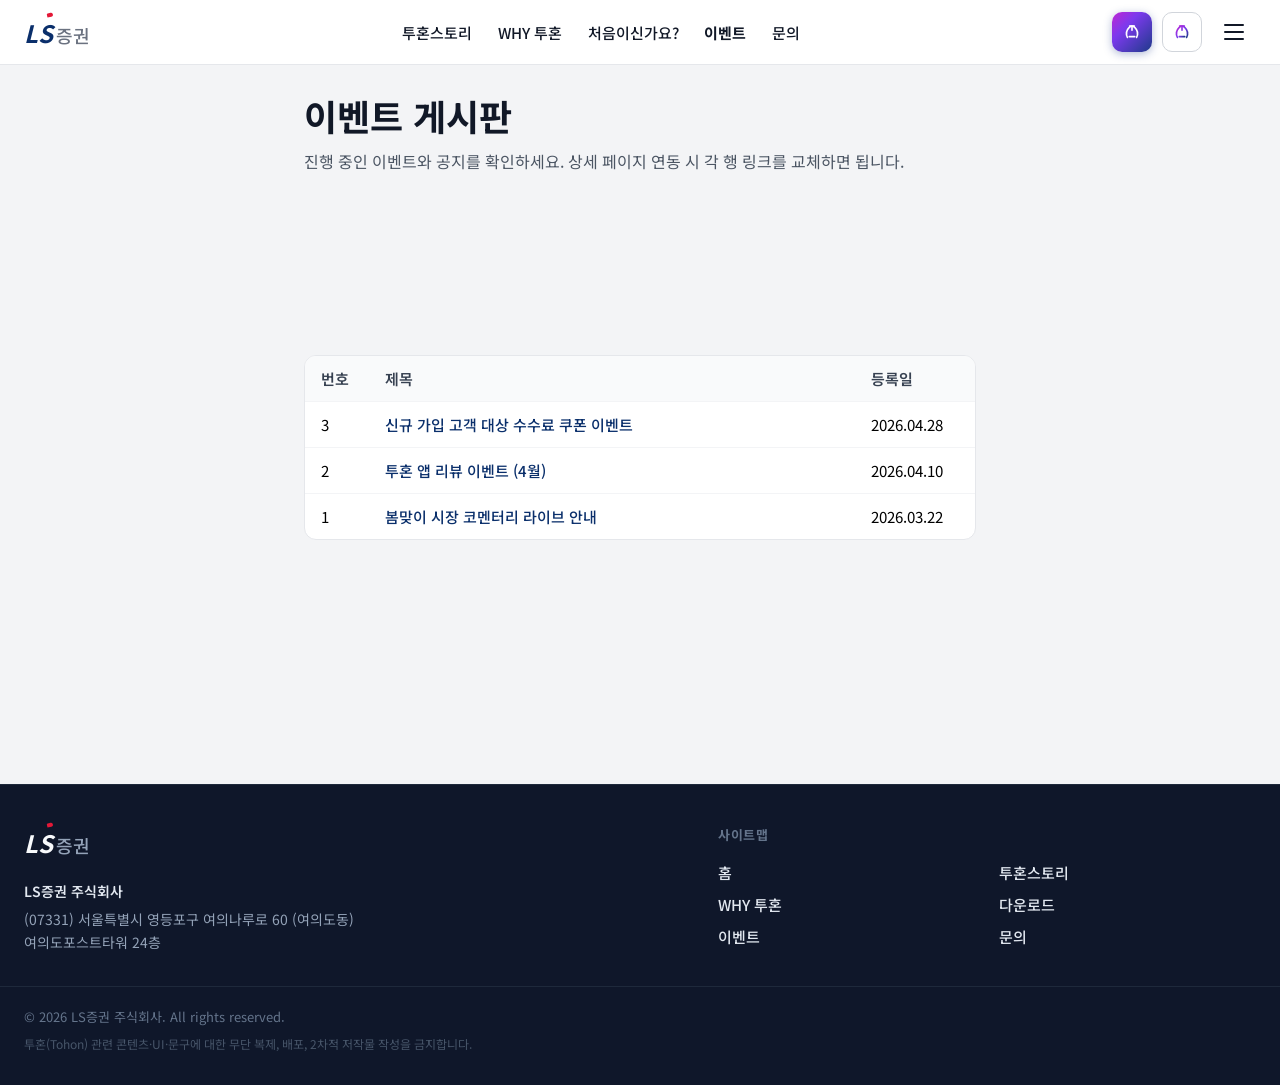
<file: events.html>
<!DOCTYPE html>
<html lang="ko">
<head>
    <meta charset="UTF-8">
    <meta name="viewport" content="width=device-width, initial-scale=1.0">
    <title>이벤트 — 게시판</title>
    <link rel="preconnect" href="https://fonts.googleapis.com">
    <link rel="preconnect" href="https://fonts.gstatic.com" crossorigin>
    <link href="https://fonts.googleapis.com/css2?family=Noto+Sans+KR:wght@400;500;700&display=swap" rel="stylesheet">
    <link rel="stylesheet" href="css/styles.css">
</head>
<body>
    <header class="site-header">
        <div class="header-inner">
            <a href="index.html" class="logo" aria-label="LS증권 홈">
                <span class="logo-ls">
                    L<span class="logo-s-wrap">S<span class="logo-s-accent" aria-hidden="true"></span></span>
                </span>
                <span class="logo-sub">증권</span>
            </a>

            <nav class="main-nav" aria-label="주요 메뉴">
                <ul>
                    <li><a href="story.html">투혼스토리</a></li>
                    <li><a href="why.html">WHY 투혼</a></li>
                    <li><a href="download.html">처음이신가요?</a></li>
                    <li><a href="events.html" class="is-active">이벤트</a></li>
                    <li><a href="contact.html">문의</a></li>
                </ul>
            </nav>

            <div class="header-actions">
                <button type="button" class="icon-btn icon-btn--filled" aria-label="앱 바로가기">
                    <svg class="horn-icon" viewBox="0 0 24 24" fill="none" stroke="currentColor" stroke-width="1.8" stroke-linecap="round" stroke-linejoin="round" aria-hidden="true">
                        <path d="M7 18c-2-4-1-8 2-11 1.5-1.5 3.5-2 5.5-1.5M17 18c2-4 1-8-2-11-1.5-1.5-3.5-2-5.5-1.5"/>
                        <path d="M9 17h6M12 6v4"/>
                    </svg>
                </button>
                <button type="button" class="icon-btn icon-btn--outline" aria-label="서비스 메뉴">
                    <svg class="horn-icon" viewBox="0 0 24 24" fill="none" aria-hidden="true">
                        <defs>
                            <linearGradient id="hornGradientOutlineEv" x1="0%" y1="0%" x2="100%" y2="100%">
                                <stop offset="0%" stop-color="#c026d3"/>
                                <stop offset="50%" stop-color="#7c3aed"/>
                                <stop offset="100%" stop-color="#1e3a8a"/>
                            </linearGradient>
                        </defs>
                        <g stroke="url(#hornGradientOutlineEv)" stroke-width="1.8" stroke-linecap="round" stroke-linejoin="round">
                            <path d="M7 18c-2-4-1-8 2-11 1.5-1.5 3.5-2 5.5-1.5M17 18c2-4 1-8-2-11-1.5-1.5-3.5-2-5.5-1.5"/>
                            <path d="M9 17h6M12 6v4"/>
                        </g>
                    </svg>
                </button>
                <button type="button" class="icon-btn icon-btn--menu" aria-label="전체 메뉴 열기">
                    <span></span><span></span><span></span>
                </button>
            </div>
        </div>
    </header>

    <main class="site-main site-main--sub">
        <h1 class="page-title">이벤트 게시판</h1>
        <p class="page-lead">진행 중인 이벤트와 공지를 확인하세요. 상세 페이지 연동 시 각 행 링크를 교체하면 됩니다.</p>
        <div class="board-wrap">
            <table class="board-table">
                <thead>
                    <tr>
                        <th scope="col" style="width:4rem">번호</th>
                        <th scope="col">제목</th>
                        <th scope="col" style="width:7.5rem">등록일</th>
                    </tr>
                </thead>
                <tbody>
                    <tr>
                        <td>3</td>
                        <td><a href="#">신규 가입 고객 대상 수수료 쿠폰 이벤트</a></td>
                        <td>2026.04.28</td>
                    </tr>
                    <tr>
                        <td>2</td>
                        <td><a href="#">투혼 앱 리뷰 이벤트 (4월)</a></td>
                        <td>2026.04.10</td>
                    </tr>
                    <tr>
                        <td>1</td>
                        <td><a href="#">봄맞이 시장 코멘터리 라이브 안내</a></td>
                        <td>2026.03.22</td>
                    </tr>
                </tbody>
            </table>
        </div>
    </main>
    <footer class="site-footer">
        <div class="footer-inner">
            <div class="footer-brand">
                <a href="index.html" class="logo logo--footer" aria-label="LS증권 홈">
                    <span class="logo-ls">
                        L<span class="logo-s-wrap">S<span class="logo-s-accent" aria-hidden="true"></span></span>
                    </span>
                    <span class="logo-sub">증권</span>
                </a>
                <address class="footer-address">
                    <strong>LS증권 주식회사</strong>
                    (07331) 서울특별시 영등포구 여의나루로 60 (여의도동)<br>
                    여의도포스트타워 24층
                </address>
            </div>
            <nav class="footer-sitemap" aria-label="사이트맵">
                <h2 class="footer-heading">사이트맵</h2>
                <ul>
                    <li><a href="index.html">홈</a></li>
                    <li><a href="story.html">투혼스토리</a></li>
                    <li><a href="why.html">WHY 투혼</a></li>
                    <li><a href="download.html">다운로드</a></li>
                    <li><a href="events.html">이벤트</a></li>
                    <li><a href="contact.html">문의</a></li>
                </ul>
            </nav>
        </div>
        <div class="footer-bottom">
            <p class="footer-copy">
                © 2026 LS증권 주식회사. All rights reserved.
                <small>투혼(Tohon) 관련 콘텐츠·UI·문구에 대한 무단 복제, 배포, 2차적 저작물 작성을 금지합니다.</small>
            </p>
        </div>
    </footer>
    <button type="button" class="scroll-top-btn" id="scrollTopBtn" aria-label="페이지 맨 위로 이동" title="맨 위로">
        <svg class="scroll-top-btn__icon" width="22" height="22" viewBox="0 0 24 24" fill="none" stroke="currentColor" stroke-width="2.2" stroke-linecap="round" stroke-linejoin="round" aria-hidden="true">
            <path d="M12 19V5M5 12l7-7 7 7"/>
        </svg>
    </button>
    <script src="js/main.js" defer></script>
</body>
</html>
</file>
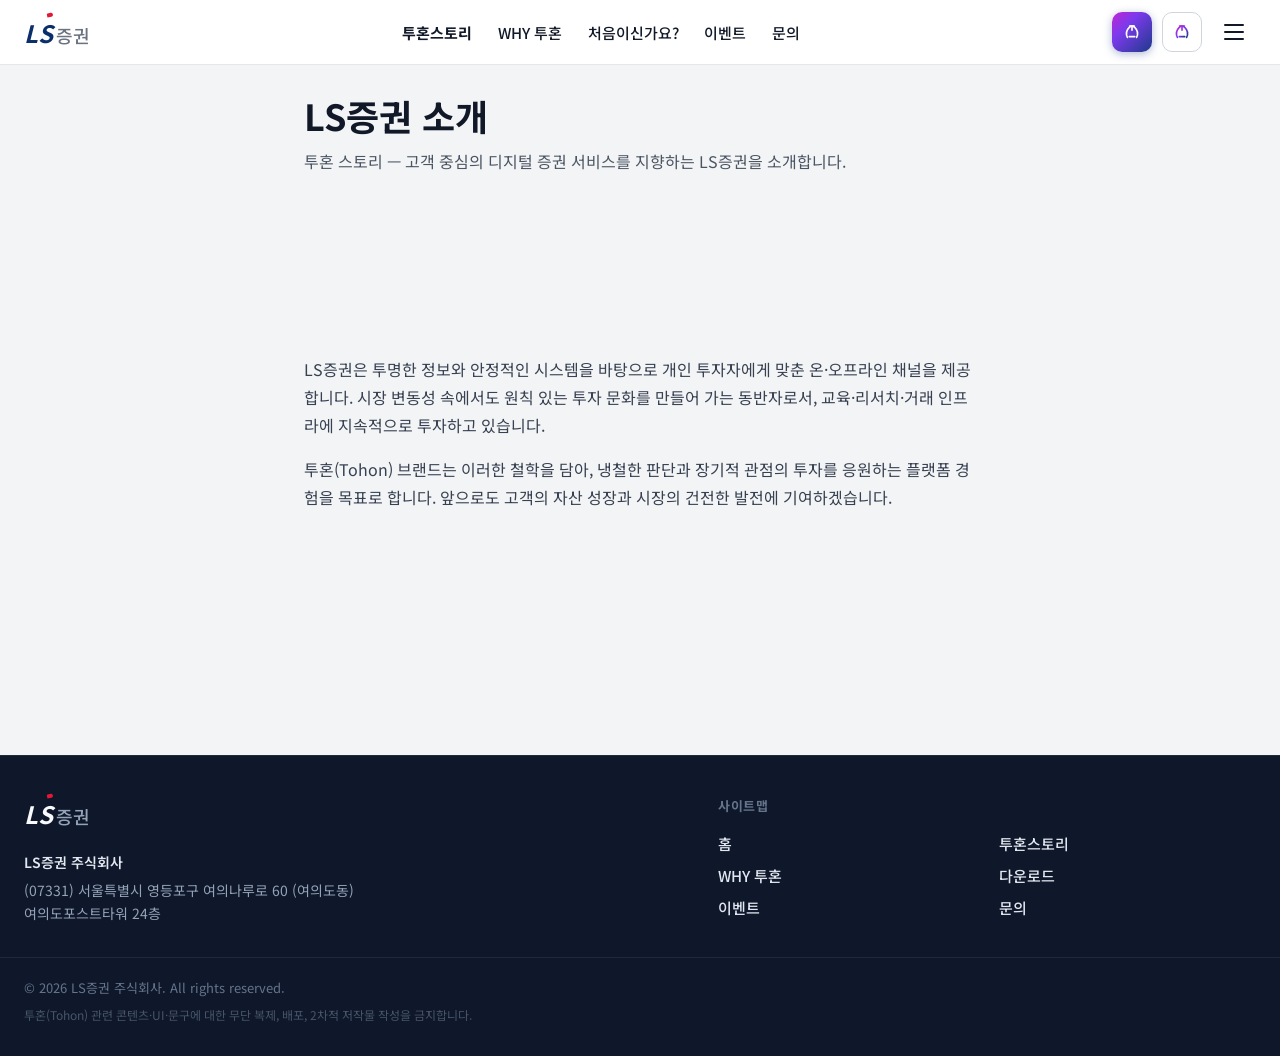
<file: story.html>
<!DOCTYPE html>
<html lang="ko">
<head>
    <meta charset="UTF-8">
    <meta name="viewport" content="width=device-width, initial-scale=1.0">
    <title>투혼 스토리 — LS증권 소개</title>
    <link rel="preconnect" href="https://fonts.googleapis.com">
    <link rel="preconnect" href="https://fonts.gstatic.com" crossorigin>
    <link href="https://fonts.googleapis.com/css2?family=Noto+Sans+KR:wght@400;500;700&display=swap" rel="stylesheet">
    <link rel="stylesheet" href="css/styles.css">
</head>
<body>
    <header class="site-header">
        <div class="header-inner">
            <a href="index.html" class="logo" aria-label="LS증권 홈">
                <span class="logo-ls">
                    L<span class="logo-s-wrap">S<span class="logo-s-accent" aria-hidden="true"></span></span>
                </span>
                <span class="logo-sub">증권</span>
            </a>

            <nav class="main-nav" aria-label="주요 메뉴">
                <ul>
                    <li><a href="story.html" class="is-active">투혼스토리</a></li>
                    <li><a href="why.html">WHY 투혼</a></li>
                    <li><a href="download.html">처음이신가요?</a></li>
                    <li><a href="events.html">이벤트</a></li>
                    <li><a href="contact.html">문의</a></li>
                </ul>
            </nav>

            <div class="header-actions">
                <button type="button" class="icon-btn icon-btn--filled" aria-label="앱 바로가기">
                    <svg class="horn-icon" viewBox="0 0 24 24" fill="none" stroke="currentColor" stroke-width="1.8" stroke-linecap="round" stroke-linejoin="round" aria-hidden="true">
                        <path d="M7 18c-2-4-1-8 2-11 1.5-1.5 3.5-2 5.5-1.5M17 18c2-4 1-8-2-11-1.5-1.5-3.5-2-5.5-1.5"/>
                        <path d="M9 17h6M12 6v4"/>
                    </svg>
                </button>
                <button type="button" class="icon-btn icon-btn--outline" aria-label="서비스 메뉴">
                    <svg class="horn-icon" viewBox="0 0 24 24" fill="none" aria-hidden="true">
                        <defs>
                            <linearGradient id="hornGradientOutlineStory" x1="0%" y1="0%" x2="100%" y2="100%">
                                <stop offset="0%" stop-color="#c026d3"/>
                                <stop offset="50%" stop-color="#7c3aed"/>
                                <stop offset="100%" stop-color="#1e3a8a"/>
                            </linearGradient>
                        </defs>
                        <g stroke="url(#hornGradientOutlineStory)" stroke-width="1.8" stroke-linecap="round" stroke-linejoin="round">
                            <path d="M7 18c-2-4-1-8 2-11 1.5-1.5 3.5-2 5.5-1.5M17 18c2-4 1-8-2-11-1.5-1.5-3.5-2-5.5-1.5"/>
                            <path d="M9 17h6M12 6v4"/>
                        </g>
                    </svg>
                </button>
                <button type="button" class="icon-btn icon-btn--menu" aria-label="전체 메뉴 열기">
                    <span></span><span></span><span></span>
                </button>
            </div>
        </div>
    </header>

    <main class="site-main site-main--sub">
        <h1 class="page-title">LS증권 소개</h1>
        <p class="page-lead">투혼 스토리 — 고객 중심의 디지털 증권 서비스를 지향하는 LS증권을 소개합니다.</p>
        <div class="prose">
            <p>LS증권은 투명한 정보와 안정적인 시스템을 바탕으로 개인 투자자에게 맞춘 온·오프라인 채널을 제공합니다. 시장 변동성 속에서도 원칙 있는 투자 문화를 만들어 가는 동반자로서, 교육·리서치·거래 인프라에 지속적으로 투자하고 있습니다.</p>
            <p>투혼(Tohon) 브랜드는 이러한 철학을 담아, 냉철한 판단과 장기적 관점의 투자를 응원하는 플랫폼 경험을 목표로 합니다. 앞으로도 고객의 자산 성장과 시장의 건전한 발전에 기여하겠습니다.</p>
        </div>
    </main>
    <footer class="site-footer">
        <div class="footer-inner">
            <div class="footer-brand">
                <a href="index.html" class="logo logo--footer" aria-label="LS증권 홈">
                    <span class="logo-ls">
                        L<span class="logo-s-wrap">S<span class="logo-s-accent" aria-hidden="true"></span></span>
                    </span>
                    <span class="logo-sub">증권</span>
                </a>
                <address class="footer-address">
                    <strong>LS증권 주식회사</strong>
                    (07331) 서울특별시 영등포구 여의나루로 60 (여의도동)<br>
                    여의도포스트타워 24층
                </address>
            </div>
            <nav class="footer-sitemap" aria-label="사이트맵">
                <h2 class="footer-heading">사이트맵</h2>
                <ul>
                    <li><a href="index.html">홈</a></li>
                    <li><a href="story.html">투혼스토리</a></li>
                    <li><a href="why.html">WHY 투혼</a></li>
                    <li><a href="download.html">다운로드</a></li>
                    <li><a href="events.html">이벤트</a></li>
                    <li><a href="contact.html">문의</a></li>
                </ul>
            </nav>
        </div>
        <div class="footer-bottom">
            <p class="footer-copy">
                © 2026 LS증권 주식회사. All rights reserved.
                <small>투혼(Tohon) 관련 콘텐츠·UI·문구에 대한 무단 복제, 배포, 2차적 저작물 작성을 금지합니다.</small>
            </p>
        </div>
    </footer>
    <button type="button" class="scroll-top-btn" id="scrollTopBtn" aria-label="페이지 맨 위로 이동" title="맨 위로">
        <svg class="scroll-top-btn__icon" width="22" height="22" viewBox="0 0 24 24" fill="none" stroke="currentColor" stroke-width="2.2" stroke-linecap="round" stroke-linejoin="round" aria-hidden="true">
            <path d="M12 19V5M5 12l7-7 7 7"/>
        </svg>
    </button>
    <script src="js/main.js" defer></script>
</body>
</html>
</file>
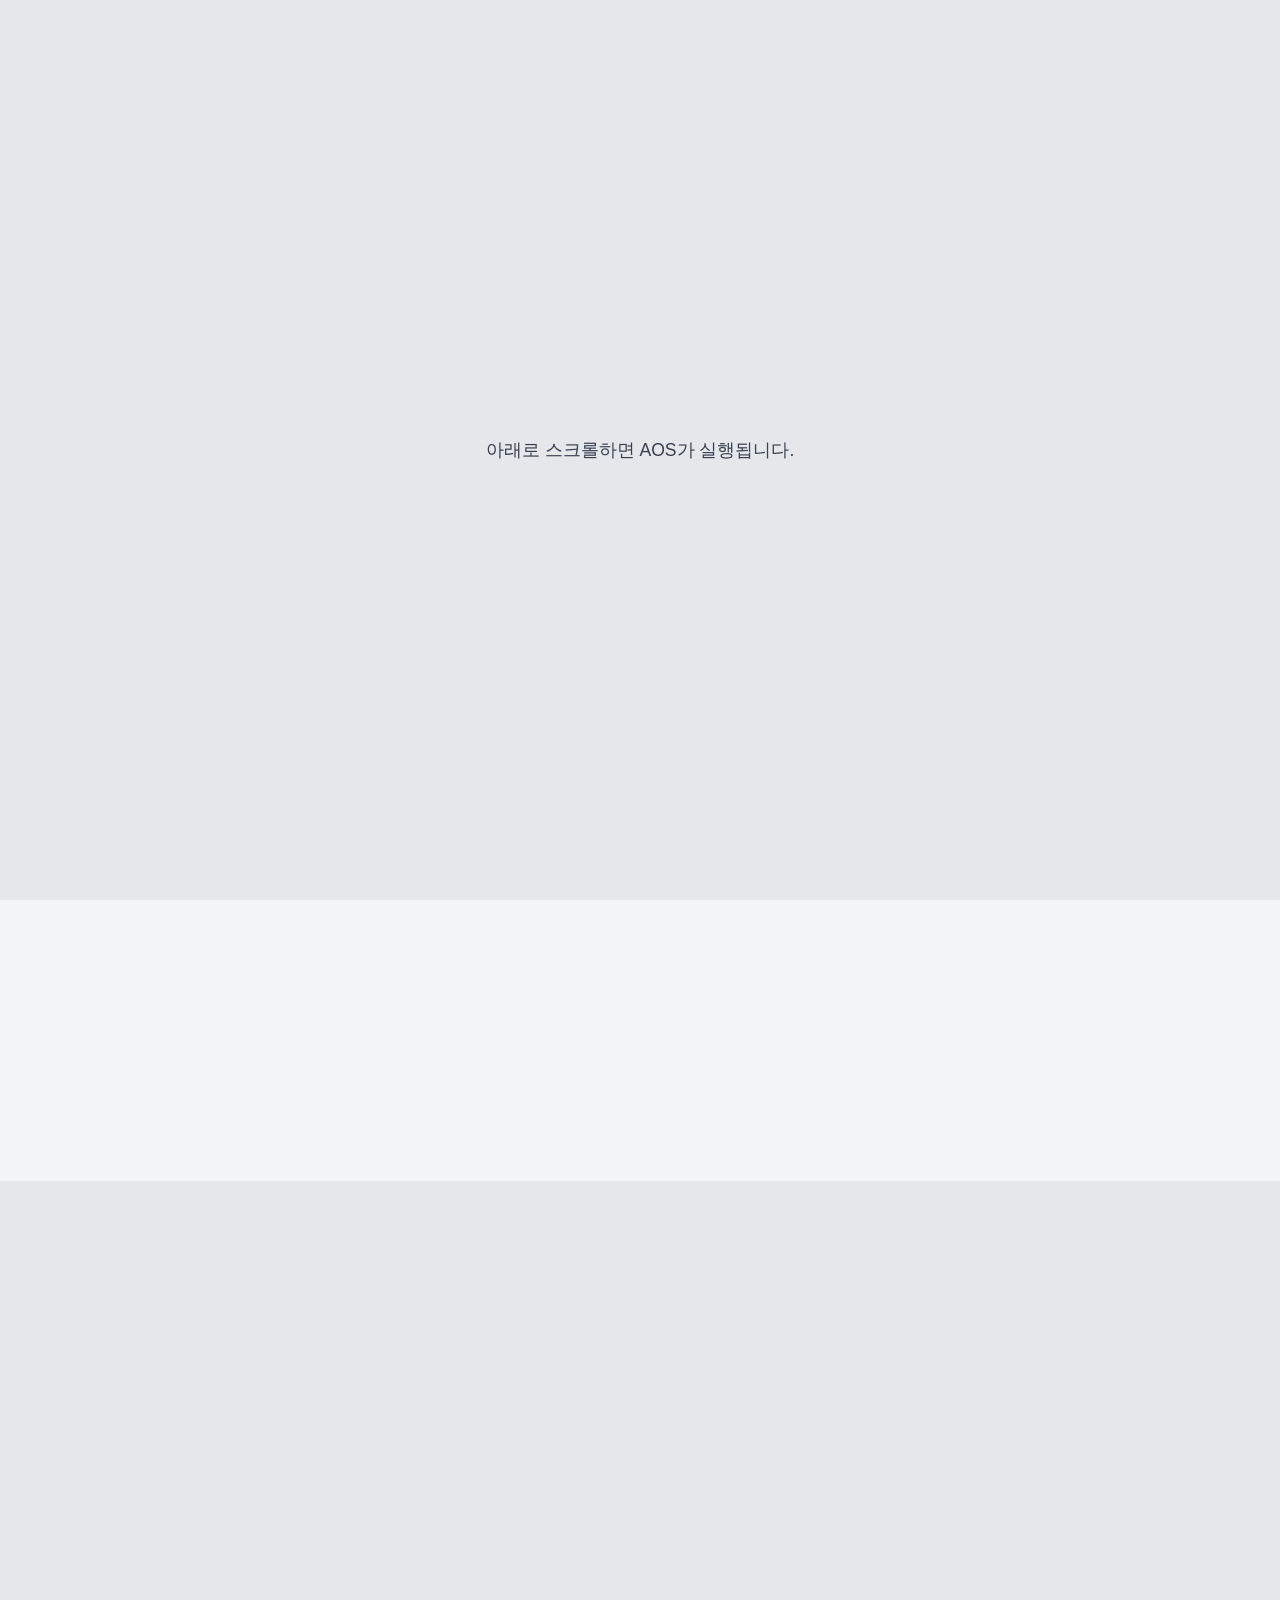
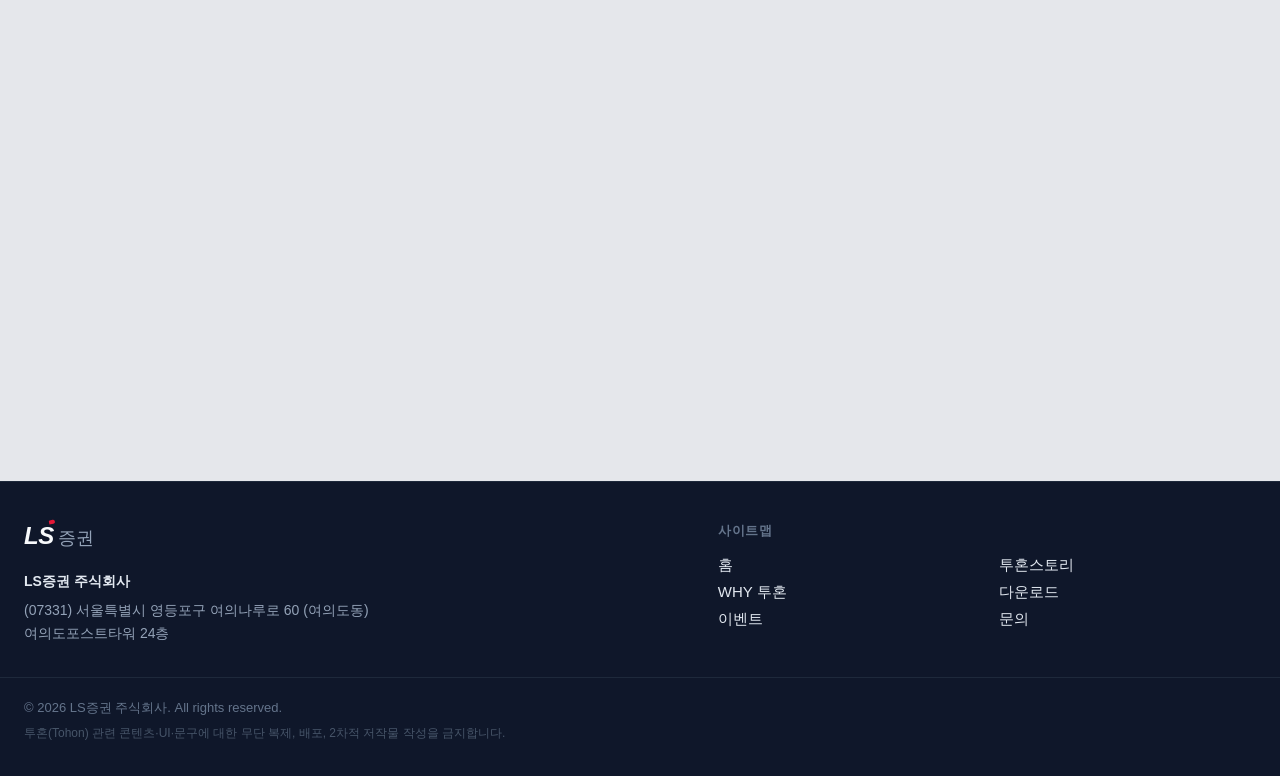
<file: test.html>
<!DOCTYPE html>
<html lang="ko">
<head>
    <meta charset="UTF-8">
    <meta name="viewport" content="width=device-width, initial-scale=1.0">
    <title>AOS 테스트 — invest-cta</title>
    <link rel="stylesheet" href="css/aos.css">
    <link rel="preconnect" href="https://fonts.googleapis.com">
    <link rel="preconnect" href="https://fonts.gstatic.com" crossorigin>
    <link href="https://fonts.googleapis.com/css2?family=Noto+Sans+KR:wght@400;500;700&display=swap" rel="stylesheet">
    <link rel="stylesheet" href="css/styles.css">
    <style>
        body {
            margin: 0;
            font-family: "Segoe UI", "Malgun Gothic", sans-serif;
        }
        .spacer {
            min-height: 100vh;
            display: flex;
            align-items: center;
            justify-content: center;
            background: #e5e7eb;
            color: #374151;
            font-size: 1.1rem;
        }
        .invest-cta {
            max-width: 42rem;
            margin: 0 auto;
            padding: 4rem 1.5rem;
            text-align: center;
            display: flex;
            flex-direction: column;
            align-items: center;
            gap: 1.75rem;
        }
        .invest-cta__item {
            width: 100%;
        }
        .invest-cta__line {
            margin: 0;
            font-size: 1.35rem;
            font-weight: 600;
            line-height: 1.5;
            color: #111827;
        }
    </style>
</head>
<body>
    <div class="spacer">아래로 스크롤하면 AOS가 실행됩니다.</div>
    <div class="invest-cta">
        <div class="invest-cta__item" data-aos="zoom-in" data-aos-duration="700" data-aos-delay="0">
            <p class="invest-cta__line">당신의 투자는 지금부터 시작됩니다.</p>
        </div>
        <div class="invest-cta__item" data-aos="zoom-in" data-aos-duration="700" data-aos-delay="120">
            <p class="invest-cta__line">냉철한 판단으로 시장의 혼란 속에서도</p>
        </div>
        <div class="invest-cta__item" data-aos="zoom-in" data-aos-duration="700" data-aos-delay="240">
            <p class="invest-cta__line">안정적인 수익을 창출하세요.</p>
        </div>
    </div>
    <div class="spacer"></div>

    <footer class="site-footer">
        <div class="footer-inner">
            <div class="footer-brand">
                <a href="index.html" class="logo logo--footer" aria-label="LS증권 홈">
                    <span class="logo-ls">
                        L<span class="logo-s-wrap">S<span class="logo-s-accent" aria-hidden="true"></span></span>
                    </span>
                    <span class="logo-sub">증권</span>
                </a>
                <address class="footer-address">
                    <strong>LS증권 주식회사</strong>
                    (07331) 서울특별시 영등포구 여의나루로 60 (여의도동)<br>
                    여의도포스트타워 24층
                </address>
            </div>
            <nav class="footer-sitemap" aria-label="사이트맵">
                <h2 class="footer-heading">사이트맵</h2>
                <ul>
                    <li><a href="index.html">홈</a></li>
                    <li><a href="story.html">투혼스토리</a></li>
                    <li><a href="why.html">WHY 투혼</a></li>
                    <li><a href="download.html">다운로드</a></li>
                    <li><a href="events.html">이벤트</a></li>
                    <li><a href="contact.html">문의</a></li>
                </ul>
            </nav>
        </div>
        <div class="footer-bottom">
            <p class="footer-copy">
                © 2026 LS증권 주식회사. All rights reserved.
                <small>투혼(Tohon) 관련 콘텐츠·UI·문구에 대한 무단 복제, 배포, 2차적 저작물 작성을 금지합니다.</small>
            </p>
        </div>
    </footer>

    <script src="js/vendor/aos.js" defer></script>
    <script>
        document.addEventListener('DOMContentLoaded', function () {
            if (typeof AOS === 'undefined') {
                return;
            }
            AOS.init({
                duration: 700,
                easing: 'ease-out-cubic',
                once: false,
                offset: 100,
            });
        });
        window.addEventListener('load', function () {
            if (typeof AOS !== 'undefined' && typeof AOS.refresh === 'function') {
                AOS.refresh();
            }
        });
    </script>
</body>
</html>
</file>
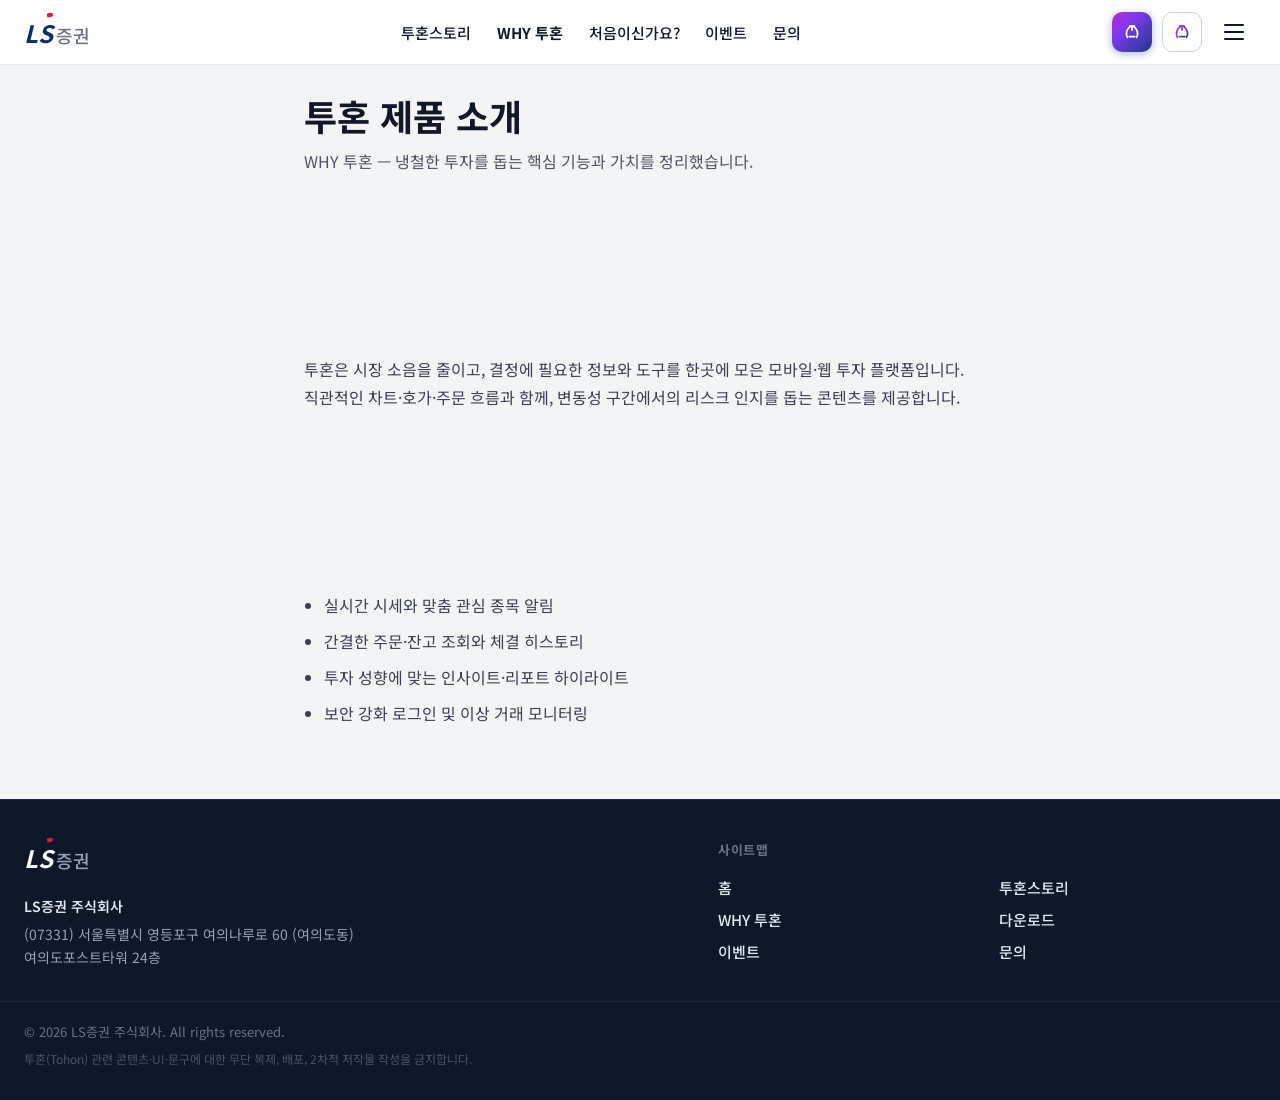
<file: why.html>
<!DOCTYPE html>
<html lang="ko">
<head>
    <meta charset="UTF-8">
    <meta name="viewport" content="width=device-width, initial-scale=1.0">
    <title>WHY 투혼 — 투혼 제품 소개</title>
    <link rel="preconnect" href="https://fonts.googleapis.com">
    <link rel="preconnect" href="https://fonts.gstatic.com" crossorigin>
    <link href="https://fonts.googleapis.com/css2?family=Noto+Sans+KR:wght@400;500;700&display=swap" rel="stylesheet">
    <link rel="stylesheet" href="css/styles.css">
</head>
<body>
    <header class="site-header">
        <div class="header-inner">
            <a href="index.html" class="logo" aria-label="LS증권 홈">
                <span class="logo-ls">
                    L<span class="logo-s-wrap">S<span class="logo-s-accent" aria-hidden="true"></span></span>
                </span>
                <span class="logo-sub">증권</span>
            </a>

            <nav class="main-nav" aria-label="주요 메뉴">
                <ul>
                    <li><a href="story.html">투혼스토리</a></li>
                    <li><a href="why.html" class="is-active">WHY 투혼</a></li>
                    <li><a href="download.html">처음이신가요?</a></li>
                    <li><a href="events.html">이벤트</a></li>
                    <li><a href="contact.html">문의</a></li>
                </ul>
            </nav>

            <div class="header-actions">
                <button type="button" class="icon-btn icon-btn--filled" aria-label="앱 바로가기">
                    <svg class="horn-icon" viewBox="0 0 24 24" fill="none" stroke="currentColor" stroke-width="1.8" stroke-linecap="round" stroke-linejoin="round" aria-hidden="true">
                        <path d="M7 18c-2-4-1-8 2-11 1.5-1.5 3.5-2 5.5-1.5M17 18c2-4 1-8-2-11-1.5-1.5-3.5-2-5.5-1.5"/>
                        <path d="M9 17h6M12 6v4"/>
                    </svg>
                </button>
                <button type="button" class="icon-btn icon-btn--outline" aria-label="서비스 메뉴">
                    <svg class="horn-icon" viewBox="0 0 24 24" fill="none" aria-hidden="true">
                        <defs>
                            <linearGradient id="hornGradientOutlineWhy" x1="0%" y1="0%" x2="100%" y2="100%">
                                <stop offset="0%" stop-color="#c026d3"/>
                                <stop offset="50%" stop-color="#7c3aed"/>
                                <stop offset="100%" stop-color="#1e3a8a"/>
                            </linearGradient>
                        </defs>
                        <g stroke="url(#hornGradientOutlineWhy)" stroke-width="1.8" stroke-linecap="round" stroke-linejoin="round">
                            <path d="M7 18c-2-4-1-8 2-11 1.5-1.5 3.5-2 5.5-1.5M17 18c2-4 1-8-2-11-1.5-1.5-3.5-2-5.5-1.5"/>
                            <path d="M9 17h6M12 6v4"/>
                        </g>
                    </svg>
                </button>
                <button type="button" class="icon-btn icon-btn--menu" aria-label="전체 메뉴 열기">
                    <span></span><span></span><span></span>
                </button>
            </div>
        </div>
    </header>

    <main class="site-main site-main--sub">
        <h1 class="page-title">투혼 제품 소개</h1>
        <p class="page-lead">WHY 투혼 — 냉철한 투자를 돕는 핵심 기능과 가치를 정리했습니다.</p>
        <div class="prose">
            <p>투혼은 시장 소음을 줄이고, 결정에 필요한 정보와 도구를 한곳에 모은 모바일·웹 투자 플랫폼입니다. 직관적인 차트·호가·주문 흐름과 함께, 변동성 구간에서의 리스크 인지를 돕는 콘텐츠를 제공합니다.</p>
        </div>
        <ul class="feature-list">
            <li>실시간 시세와 맞춤 관심 종목 알림</li>
            <li>간결한 주문·잔고 조회와 체결 히스토리</li>
            <li>투자 성향에 맞는 인사이트·리포트 하이라이트</li>
            <li>보안 강화 로그인 및 이상 거래 모니터링</li>
        </ul>
    </main>
    <footer class="site-footer">
        <div class="footer-inner">
            <div class="footer-brand">
                <a href="index.html" class="logo logo--footer" aria-label="LS증권 홈">
                    <span class="logo-ls">
                        L<span class="logo-s-wrap">S<span class="logo-s-accent" aria-hidden="true"></span></span>
                    </span>
                    <span class="logo-sub">증권</span>
                </a>
                <address class="footer-address">
                    <strong>LS증권 주식회사</strong>
                    (07331) 서울특별시 영등포구 여의나루로 60 (여의도동)<br>
                    여의도포스트타워 24층
                </address>
            </div>
            <nav class="footer-sitemap" aria-label="사이트맵">
                <h2 class="footer-heading">사이트맵</h2>
                <ul>
                    <li><a href="index.html">홈</a></li>
                    <li><a href="story.html">투혼스토리</a></li>
                    <li><a href="why.html">WHY 투혼</a></li>
                    <li><a href="download.html">다운로드</a></li>
                    <li><a href="events.html">이벤트</a></li>
                    <li><a href="contact.html">문의</a></li>
                </ul>
            </nav>
        </div>
        <div class="footer-bottom">
            <p class="footer-copy">
                © 2026 LS증권 주식회사. All rights reserved.
                <small>투혼(Tohon) 관련 콘텐츠·UI·문구에 대한 무단 복제, 배포, 2차적 저작물 작성을 금지합니다.</small>
            </p>
        </div>
    </footer>
    <button type="button" class="scroll-top-btn" id="scrollTopBtn" aria-label="페이지 맨 위로 이동" title="맨 위로">
        <svg class="scroll-top-btn__icon" width="22" height="22" viewBox="0 0 24 24" fill="none" stroke="currentColor" stroke-width="2.2" stroke-linecap="round" stroke-linejoin="round" aria-hidden="true">
            <path d="M12 19V5M5 12l7-7 7 7"/>
        </svg>
    </button>
    <script src="js/main.js" defer></script>
</body>
</html>
</file>
<file: css/styles.css>
:root {
    --header-bg: #ffffff;
    --logo-blue: #0a2f6b;
    --logo-accent-red: #e31837;
    --logo-gray: #6b7280;
    --nav-text: #111827;
    --icon-gradient: linear-gradient(135deg, #c026d3 0%, #7c3aed 35%, #1e3a8a 100%);
    --icon-border: #d1d5db;
    /* 첫 히어로: 이 높이만큼 스크롤하는 동안 sticky가 뷰포트에 붙음 */
    --hero-pin-scene-height: 150vh;
    --hero-pin-sticky-top: 22vh;
}

*,
*::before,
*::after {
    box-sizing: border-box;
}

html {
    scroll-behavior: smooth;
    overflow-x: hidden;
}

@media (prefers-reduced-motion: reduce) {
    html {
        scroll-behavior: auto;
    }
}

body {
    margin: 0;
    font-family: "Noto Sans KR", -apple-system, BlinkMacSystemFont, sans-serif;
    background: #f3f4f6;
}

/* 스크롤 연동 배경 차트 (맨 뒤, 고정) */
.scroll-chart-bg {
    position: fixed;
    inset: 0;
    z-index: 0;
    pointer-events: none;
    overflow: hidden;
}

.scroll-chart-svg {
    display: block;
    width: 100%;
    height: 100%;
    opacity: 0.42;
    transform: translate3d(0, 0, 0);
    will-change: transform;
}

.site-header,
.site-main,
footer {
    position: relative;
    z-index: 1;
}

.site-header {
    background: var(--header-bg);
    border-bottom: 1px solid #e5e7eb;
}

.header-inner {
    max-width: 1280px;
    margin: 0 auto;
    padding: 0 24px;
    min-height: 64px;
    display: flex;
    align-items: center;
    justify-content: space-between;
    gap: 24px;
}

/* 로고 */
.logo {
    display: flex;
    align-items: baseline;
    gap: 2px;
    text-decoration: none;
    flex-shrink: 0;
}

.logo-ls {
    display: inline-flex;
    align-items: flex-start;
    font-size: 1.5rem;
    font-weight: 700;
    font-style: italic;
    color: var(--logo-blue);
    letter-spacing: -0.02em;
}

.logo-s-wrap {
    position: relative;
    display: inline-block;
}

.logo-s-accent {
    position: absolute;
    top: -2px;
    right: -1px;
    width: 6px;
    height: 4px;
    background: var(--logo-accent-red);
    border-radius: 1px 2px 2px 0;
    transform: rotate(-12deg);
}

.logo-sub {
    font-size: 1.125rem;
    font-weight: 500;
    font-style: normal;
    color: var(--logo-gray);
    margin-left: 2px;
}

/* 중앙 네비 */
.main-nav {
    flex: 1;
    display: flex;
    justify-content: center;
    min-width: 0;
}

.main-nav ul {
    list-style: none;
    margin: 0;
    padding: 0;
    display: flex;
    flex-wrap: wrap;
    align-items: center;
    justify-content: center;
    gap: clamp(12px, 2vw, 28px);
}

.main-nav a {
    color: var(--nav-text);
    text-decoration: none;
    font-size: 0.9375rem;
    font-weight: 500;
    white-space: nowrap;
    padding: 8px 0;
}

.main-nav a:hover {
    color: var(--logo-blue);
}

.main-nav a.is-active {
    font-weight: 700;
}

/* 우측 액션 */
.header-actions {
    display: flex;
    align-items: center;
    gap: 10px;
    flex-shrink: 0;
}

.icon-btn {
    width: 40px;
    height: 40px;
    border: none;
    border-radius: 10px;
    cursor: pointer;
    display: inline-flex;
    align-items: center;
    justify-content: center;
    padding: 0;
    transition: transform 0.15s ease, box-shadow 0.15s ease;
}

.icon-btn:hover {
    transform: translateY(-1px);
}

.icon-btn--filled {
    background: var(--icon-gradient);
    color: #fff;
    box-shadow: 0 2px 8px rgba(30, 58, 138, 0.35);
}

.icon-btn--outline {
    background: #fff;
    border: 1px solid var(--icon-border);
}

.icon-btn--menu {
    background: transparent;
    width: 44px;
    height: 44px;
    flex-direction: column;
    gap: 5px;
    border-radius: 8px;
}

.icon-btn--menu:hover {
    background: #f9fafb;
}

.icon-btn--menu span {
    display: block;
    width: 20px;
    height: 2px;
    background: #111827;
    border-radius: 1px;
}

.horn-icon {
    width: 22px;
    height: 22px;
}

@media (max-width: 1024px) {
    .header-inner {
        flex-wrap: wrap;
        padding-top: 12px;
        padding-bottom: 12px;
    }

    .main-nav {
        order: 3;
        flex-basis: 100%;
        justify-content: flex-start;
    }

    .main-nav ul {
        justify-content: flex-start;
        overflow-x: auto;
        flex-wrap: nowrap;
        padding-bottom: 4px;
        -webkit-overflow-scrolling: touch;
    }
}

/* 메인 영역 */
.site-main {
    text-align: center;
    padding: 3rem 24px 4rem;
}

.site-main > div {
    margin-top: 20vh;
    margin-bottom: 20vh;
}

.hero-headline {
    margin: 0 0 3rem;
    font-size: 4em;
    font-weight: 700;
    line-height: 1.2;
    color: var(--nav-text);
}

/* 첫 히어로: 스크롤 일정 구간 동안 뷰포트에 고정(sticky) */
.hero-pin-scene {
    min-height: var(--hero-pin-scene-height);
}

.hero-pin-sticky {
    position: sticky;
    top: var(--hero-pin-sticky-top);
}

.hero-headline--pin {
    margin-bottom: 0;
}

/* <div>에는 height 속성이 없음 → 높이는 CSS로 (최소 한 뷰포트) */
.stack-section {
    box-sizing: border-box;
    min-height: 60vh;
    display: flex;
    flex-direction: column;
    justify-content: center;
    align-items: center;
    padding: 2rem 24px;
}

.stack-section--inverse {
    background-color: #000;
    color: #f9fafb;
}

.stack-section--inverse .hero-headline {
    color: #f9fafb;
}

/*
 * 스크롤 기반: 섹션 상단이 뷰포트 하단에서 올라오며 1vh 단위로 진행,
 * 100vh 스크롤 분량에서 배경이 완전 검정 (::before opacity = --reveal).
 * 메인 좌우 패딩 밖까지 배경이 깔리도록 풀블리드.
 */
.stack-section--scroll-reveal {
    --reveal: 0;
    position: relative;
    width: 100vw;
    max-width: none;
    margin-left: calc(50% - 50vw);
    margin-right: calc(50% - 50vw);
    background-color: transparent;
    /* 고정 vh 높이 없음: 안쪽 콘텐츠 + 패딩만으로 박스 높이 결정 */
    min-height: unset;
    justify-content: flex-start;
    padding-block: clamp(2.5rem, 5vw, 4rem);
    padding-inline: clamp(1.25rem, 4vw, 2rem);
}

.stack-section--scroll-reveal::before {
    content: "";
    position: absolute;
    inset: 0;
    z-index: 0;
    background-color: #000000;
    opacity: var(--reveal);
    pointer-events: none;
}

.stack-section--scroll-reveal > * {
    position: relative;
    z-index: 1;
}

.coldness-lead {
    margin: 0 0 0.75rem;
    font-size: 2.5rem;
    font-weight: 700;
    color: rgb(
        calc(17 + 232 * var(--reveal)),
        calc(24 + 226 * var(--reveal)),
        calc(39 + 212 * var(--reveal))
    );
}

.coldness-title {
    margin: 0;
    font-size: 4rem;
    font-weight: 700;
    color: rgb(
        calc(17 + 232 * var(--reveal)),
        calc(24 + 226 * var(--reveal)),
        calc(39 + 212 * var(--reveal))
    );
}

/* 투자 멘트 — AOS는 .invest-cta__item(div)에 적용 */
.invest-cta {
    box-sizing: border-box;
    max-width: 52rem;
    margin-left: auto;
    margin-right: auto;
    padding: clamp(3rem, 8vh, 6rem) 24px;
    text-align: center;
    color: var(--nav-text);
    display: flex;
    flex-direction: column;
    align-items: center;
    gap: clamp(1.5rem, 3.2vw, 2.35rem);
}

.invest-cta__item {
    width: 100%;
}

.invest-cta__line {
    margin: 0;
    font-size: clamp(1.25rem, 2.8vw, 1.85rem);
    font-weight: 600;
    line-height: 1.55;
}

.main-gallery {
    box-sizing: border-box;
    width: 100%;
    max-width: 1200px;
    margin-left: auto;
    margin-right: auto;
    display: grid;
    grid-template-columns: repeat(3, minmax(0, 1fr));
    gap: clamp(0.75rem, 2vw, 1.5rem);
    align-items: start;
}

.main-gallery img {
    width: 100%;
    height: auto;
    display: block;
    border-radius: 8px;
    filter: drop-shadow(0 14px 28px rgba(15, 23, 42, 0.22))
        drop-shadow(0 4px 10px rgba(15, 23, 42, 0.12));
}

/* 맨 위로 (스크롤 시 표시) */
.scroll-top-btn {
    position: fixed;
    right: 24px;
    bottom: 24px;
    z-index: 100;
    width: 48px;
    height: 48px;
    padding: 0;
    border: 1px solid #e5e7eb;
    border-radius: 50%;
    background: #ffffff;
    color: var(--nav-text);
    cursor: pointer;
    box-shadow: 0 4px 14px rgba(15, 23, 42, 0.12);
    display: flex;
    align-items: center;
    justify-content: center;
    opacity: 0;
    visibility: hidden;
    pointer-events: none;
    transform: translateY(10px);
    transition:
        opacity 0.28s ease,
        visibility 0.28s ease,
        transform 0.28s ease,
        box-shadow 0.2s ease,
        background-color 0.2s ease;
}

.scroll-top-btn.is-visible {
    opacity: 1;
    visibility: visible;
    pointer-events: auto;
    transform: translateY(0);
}

.scroll-top-btn:hover {
    background: #f9fafb;
    box-shadow: 0 6px 20px rgba(15, 23, 42, 0.16);
}

.scroll-top-btn:focus-visible {
    outline: 2px solid var(--logo-blue);
    outline-offset: 2px;
}

.scroll-top-btn__icon {
    display: block;
}

/* 서브 페이지 (소개·다운로드·게시판·문의) */
.site-main--sub {
    text-align: left;
    max-width: 720px;
    margin-left: auto;
    margin-right: auto;
    padding-top: 1.5rem;
    padding-bottom: 4rem;
}

.site-main--sub > *:first-child {
    margin-top: 0;
}

.page-title {
    margin: 0 0 0.5rem;
    font-size: clamp(1.75rem, 4vw, 2.25rem);
    font-weight: 700;
    color: var(--nav-text);
}

.page-lead {
    margin: 0 0 2rem;
    font-size: 1rem;
    color: #4b5563;
    line-height: 1.6;
}

.prose {
    margin: 0;
    font-size: 1rem;
    line-height: 1.75;
    color: #374151;
}

.prose p {
    margin: 0 0 1rem;
}

.prose p:last-child {
    margin-bottom: 0;
}

.feature-list {
    margin: 1.5rem 0 0;
    padding: 0 0 0 1.25rem;
    color: #374151;
    line-height: 1.75;
}

.feature-list li {
    margin-bottom: 0.5rem;
}

.download-cards {
    display: grid;
    gap: 1rem;
    margin-top: 1.5rem;
}

.download-card {
    display: flex;
    align-items: center;
    justify-content: space-between;
    gap: 1rem;
    padding: 1rem 1.25rem;
    background: #fff;
    border: 1px solid #e5e7eb;
    border-radius: 12px;
    text-decoration: none;
    color: var(--nav-text);
    font-weight: 600;
    transition: border-color 0.15s ease, box-shadow 0.15s ease;
}

.download-card:hover {
    border-color: var(--logo-blue);
    box-shadow: 0 4px 14px rgba(10, 47, 107, 0.08);
}

.download-card span {
    font-size: 0.875rem;
    font-weight: 500;
    color: #6b7280;
}

.board-wrap {
    margin-top: 1.5rem;
    background: #fff;
    border: 1px solid #e5e7eb;
    border-radius: 12px;
    overflow: hidden;
}

.board-table {
    width: 100%;
    border-collapse: collapse;
    font-size: 0.9375rem;
}

.board-table th,
.board-table td {
    padding: 0.75rem 1rem;
    text-align: left;
    border-bottom: 1px solid #f3f4f6;
}

.board-table th {
    background: #f9fafb;
    font-weight: 600;
    color: #374151;
}

.board-table tbody tr:last-child td {
    border-bottom: none;
}

.board-table a {
    color: var(--logo-blue);
    text-decoration: none;
    font-weight: 500;
}

.board-table a:hover {
    text-decoration: underline;
}

.contact-form {
    margin-top: 1.5rem;
    display: flex;
    flex-direction: column;
    gap: 1rem;
}

.contact-form label {
    display: flex;
    flex-direction: column;
    gap: 0.35rem;
    font-size: 0.875rem;
    font-weight: 600;
    color: #374151;
}

.contact-form input,
.contact-form textarea {
    font: inherit;
    padding: 0.65rem 0.85rem;
    border: 1px solid #d1d5db;
    border-radius: 8px;
    background: #fff;
    color: var(--nav-text);
}

.contact-form input:focus-visible,
.contact-form textarea:focus-visible {
    outline: 2px solid var(--logo-blue);
    outline-offset: 1px;
}

.contact-form textarea {
    min-height: 160px;
    resize: vertical;
}

.contact-form__hint {
    margin: 0;
    font-size: 0.8125rem;
    color: #6b7280;
}

.btn-primary {
    align-self: flex-start;
    margin-top: 0.25rem;
    padding: 0.75rem 1.5rem;
    font: inherit;
    font-weight: 600;
    color: #fff;
    background: var(--logo-blue);
    border: none;
    border-radius: 10px;
    cursor: pointer;
    transition: filter 0.15s ease;
}

.btn-primary:hover {
    filter: brightness(1.08);
}

.btn-primary:focus-visible {
    outline: 2px solid var(--logo-blue);
    outline-offset: 2px;
}

/* 푸터 */
.site-footer {
    position: relative;
    z-index: 1;
    margin-top: 0;
    background: #0f172a;
    color: #cbd5e1;
    border-top: 1px solid #1e293b;
}

.footer-inner {
    max-width: 1280px;
    margin: 0 auto;
    padding: 2.5rem 24px 2rem;
    display: grid;
    grid-template-columns: minmax(0, 1.2fr) minmax(0, 1fr);
    gap: 2rem 3rem;
    align-items: start;
}

.footer-brand {
    min-width: 0;
}

.site-footer .logo--footer {
    display: inline-flex;
    margin-bottom: 1.25rem;
}

.site-footer .logo--footer .logo-ls {
    color: #f8fafc;
}

.site-footer .logo--footer .logo-sub {
    color: #94a3b8;
}

.footer-address {
    margin: 0;
    font-size: 0.875rem;
    font-style: normal;
    line-height: 1.65;
    color: #94a3b8;
}

.footer-address strong {
    display: block;
    margin-bottom: 0.35rem;
    font-weight: 600;
    color: #e2e8f0;
}

.footer-sitemap {
    min-width: 0;
}

.footer-heading {
    margin: 0 0 1rem;
    font-size: 0.8125rem;
    font-weight: 700;
    letter-spacing: 0.06em;
    text-transform: uppercase;
    color: #64748b;
}

.footer-sitemap ul {
    list-style: none;
    margin: 0;
    padding: 0;
    display: grid;
    grid-template-columns: repeat(2, minmax(0, 1fr));
    gap: 0.5rem 1.5rem;
}

.footer-sitemap a {
    color: #e2e8f0;
    text-decoration: none;
    font-size: 0.9375rem;
    font-weight: 500;
}

.footer-sitemap a:hover {
    color: #fff;
    text-decoration: underline;
}

.footer-bottom {
    max-width: 1280px;
    margin: 0 auto;
    padding: 1.25rem 24px 2rem;
    border-top: 1px solid #1e293b;
}

.footer-copy {
    margin: 0;
    font-size: 0.8125rem;
    line-height: 1.6;
    color: #64748b;
}

.footer-copy small {
    display: block;
    margin-top: 0.35rem;
    font-size: 0.75rem;
    color: #475569;
}

@media (max-width: 640px) {
    .footer-inner {
        grid-template-columns: 1fr;
    }

    .footer-sitemap ul {
        grid-template-columns: 1fr;
    }
}
</file>
